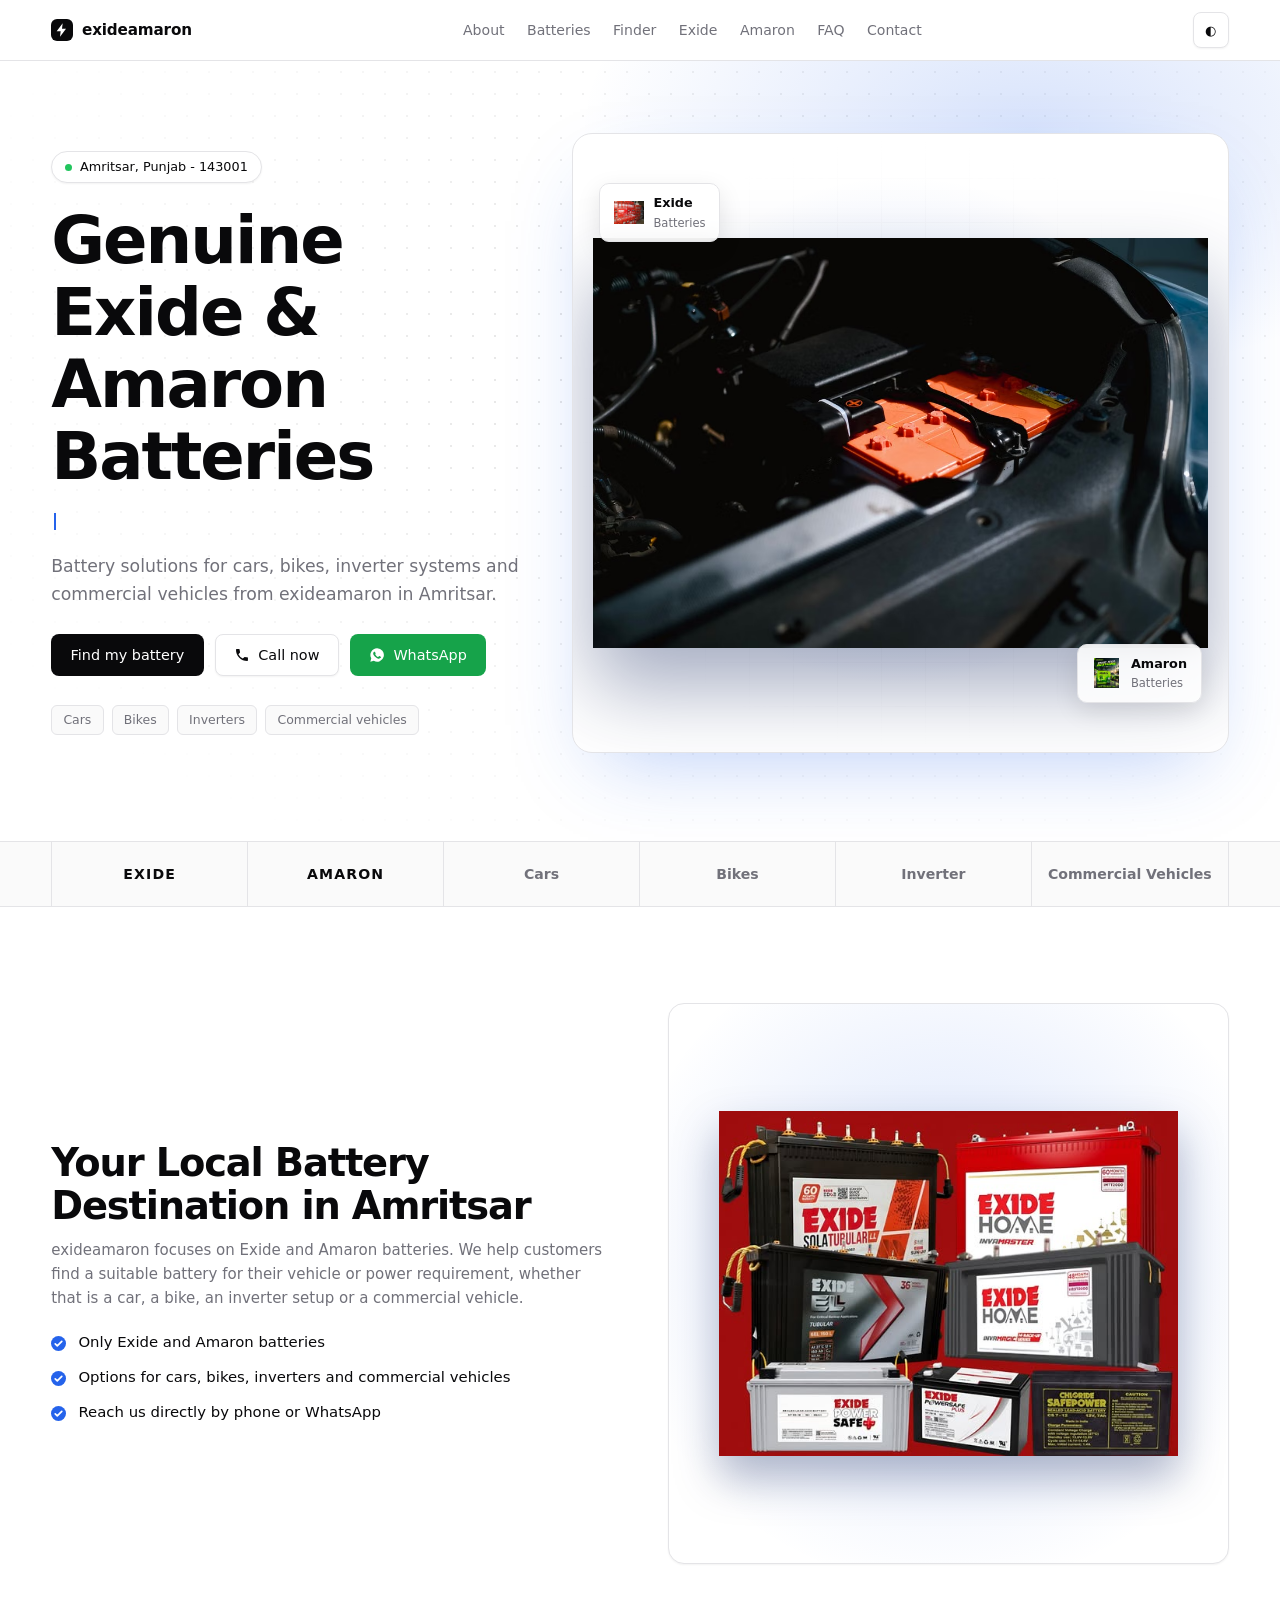
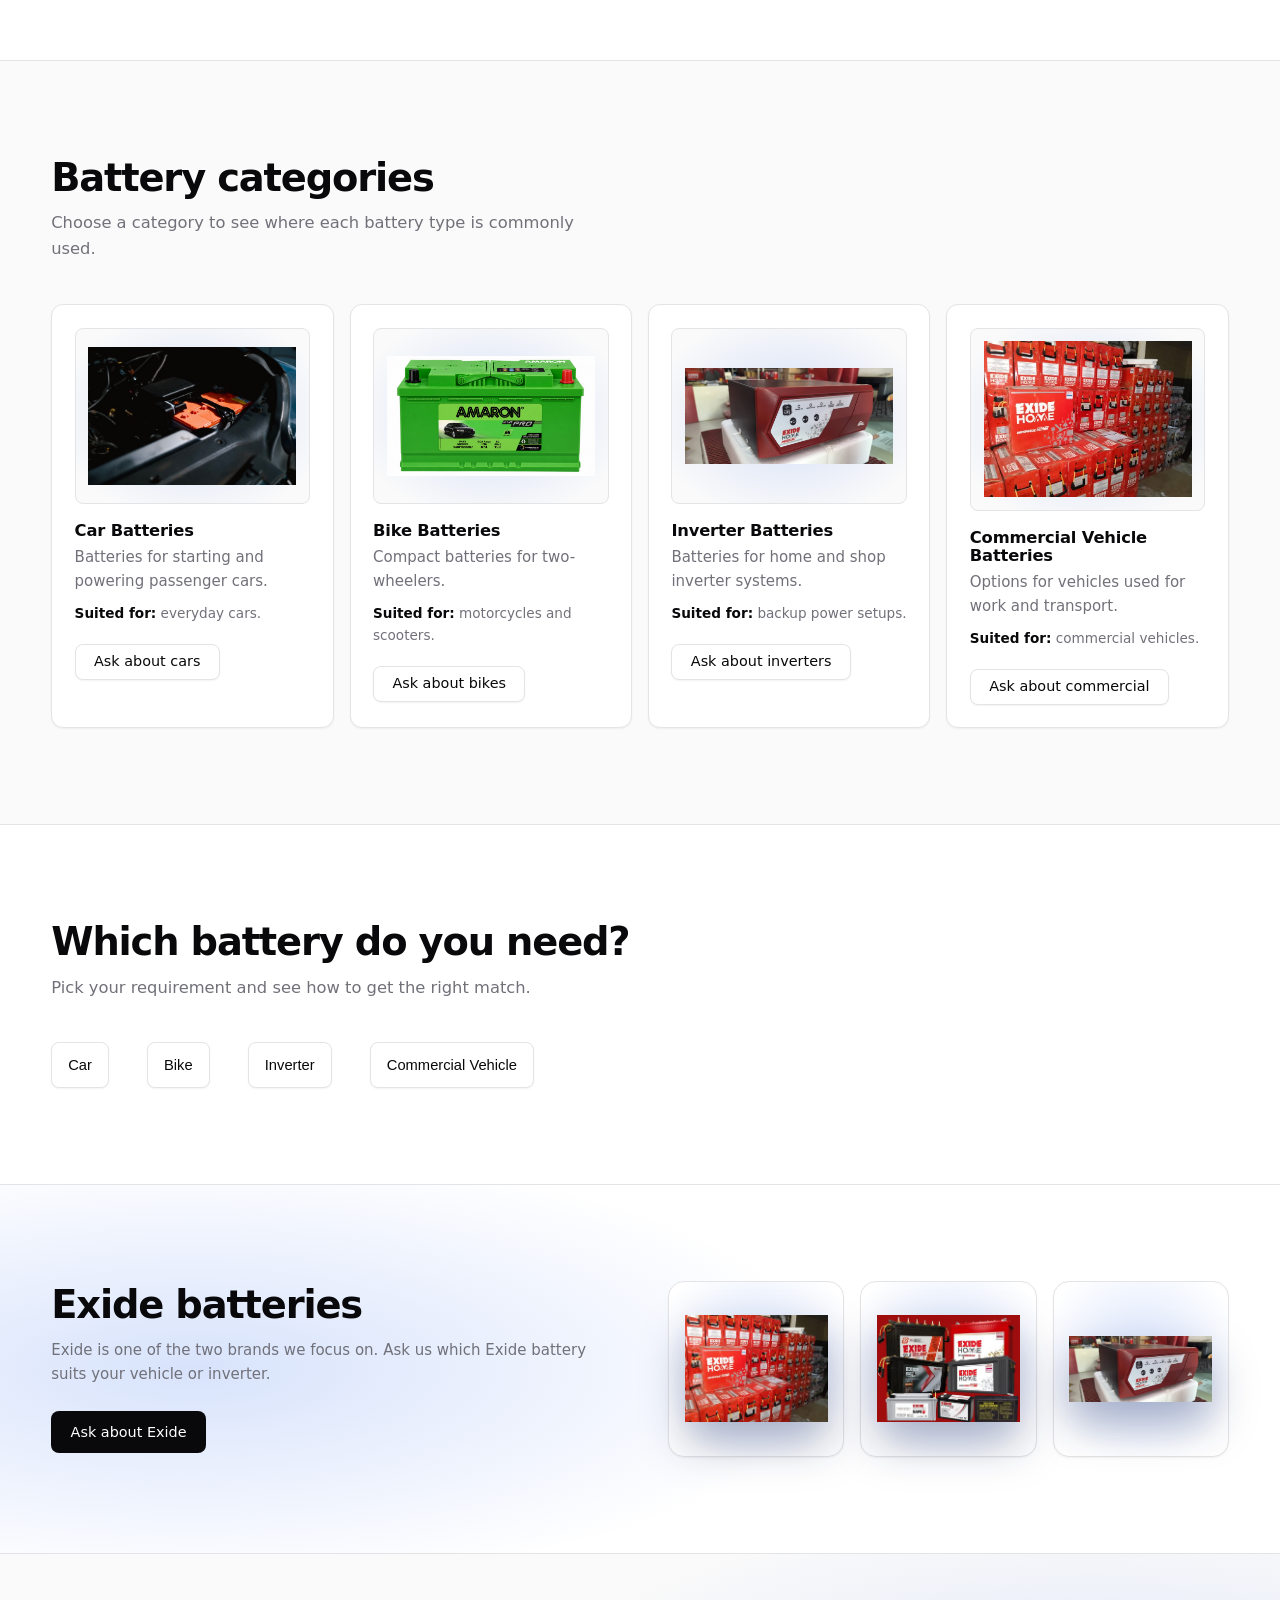
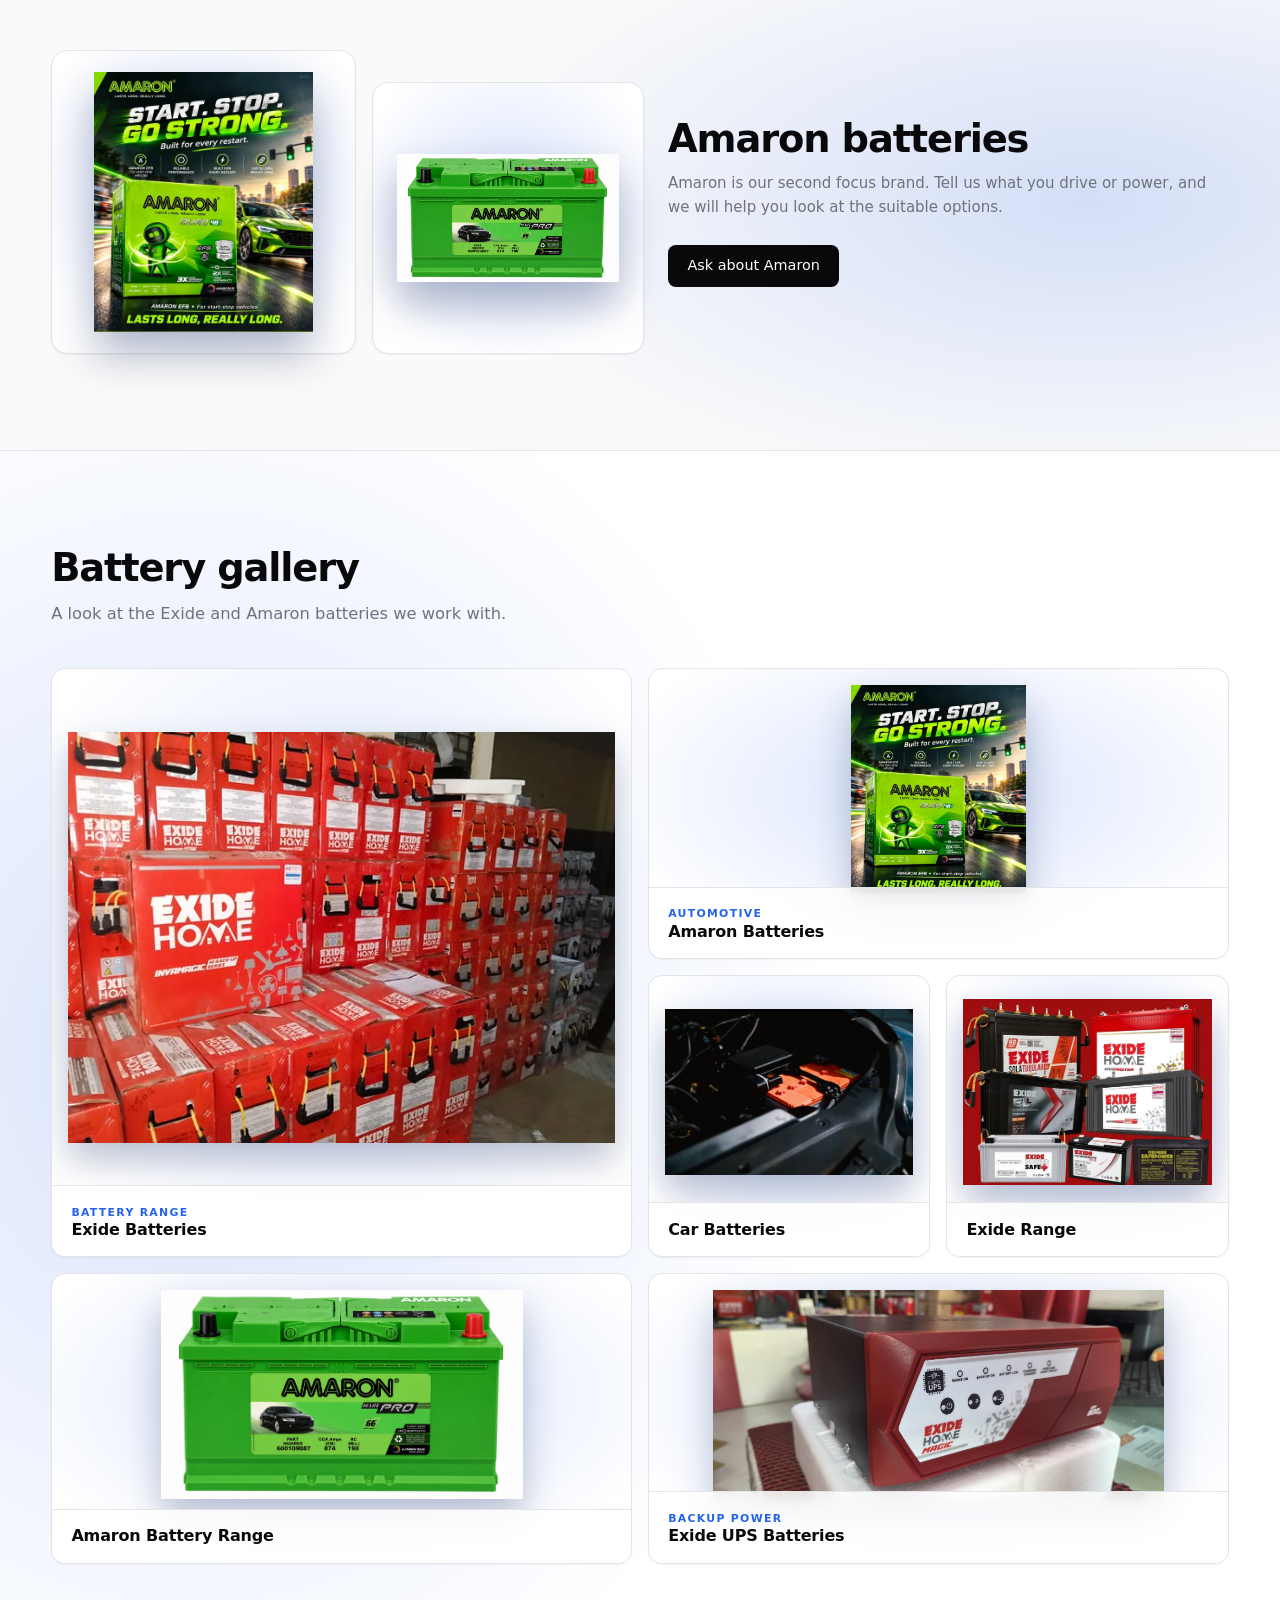
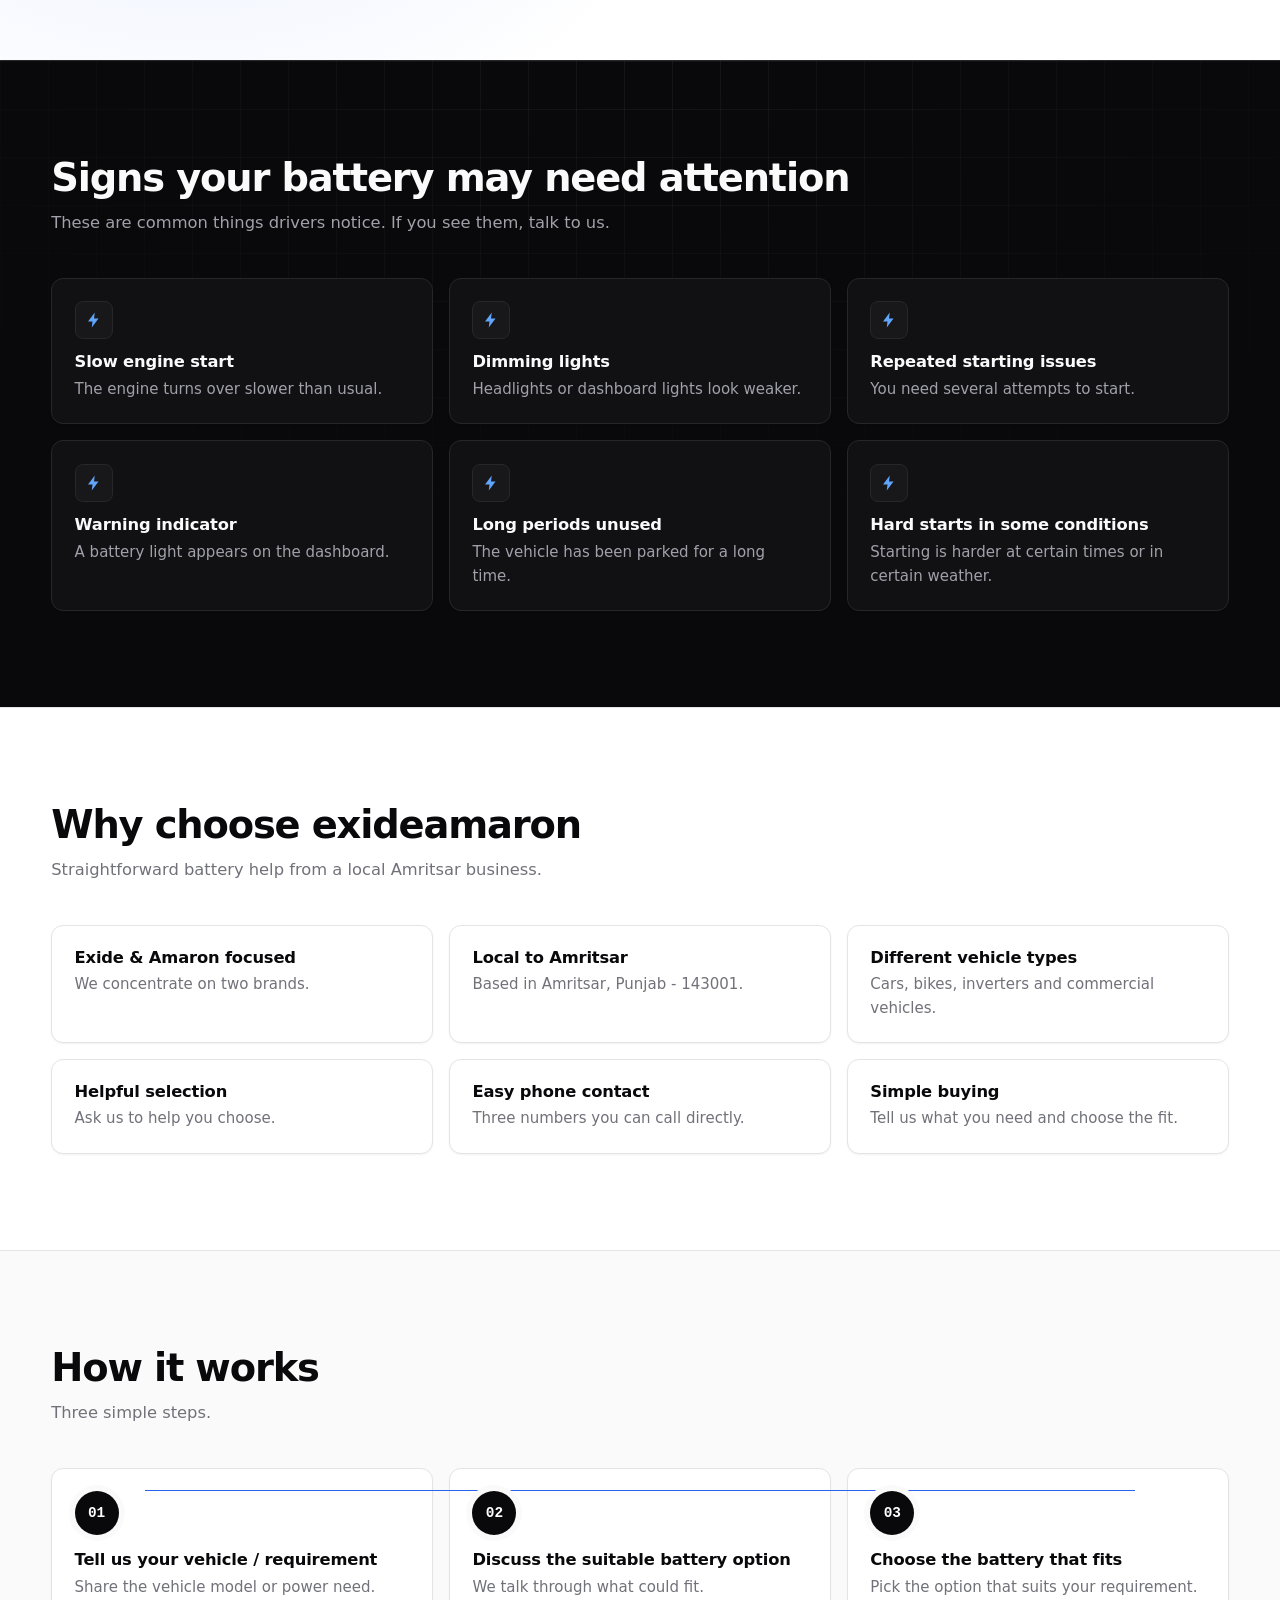
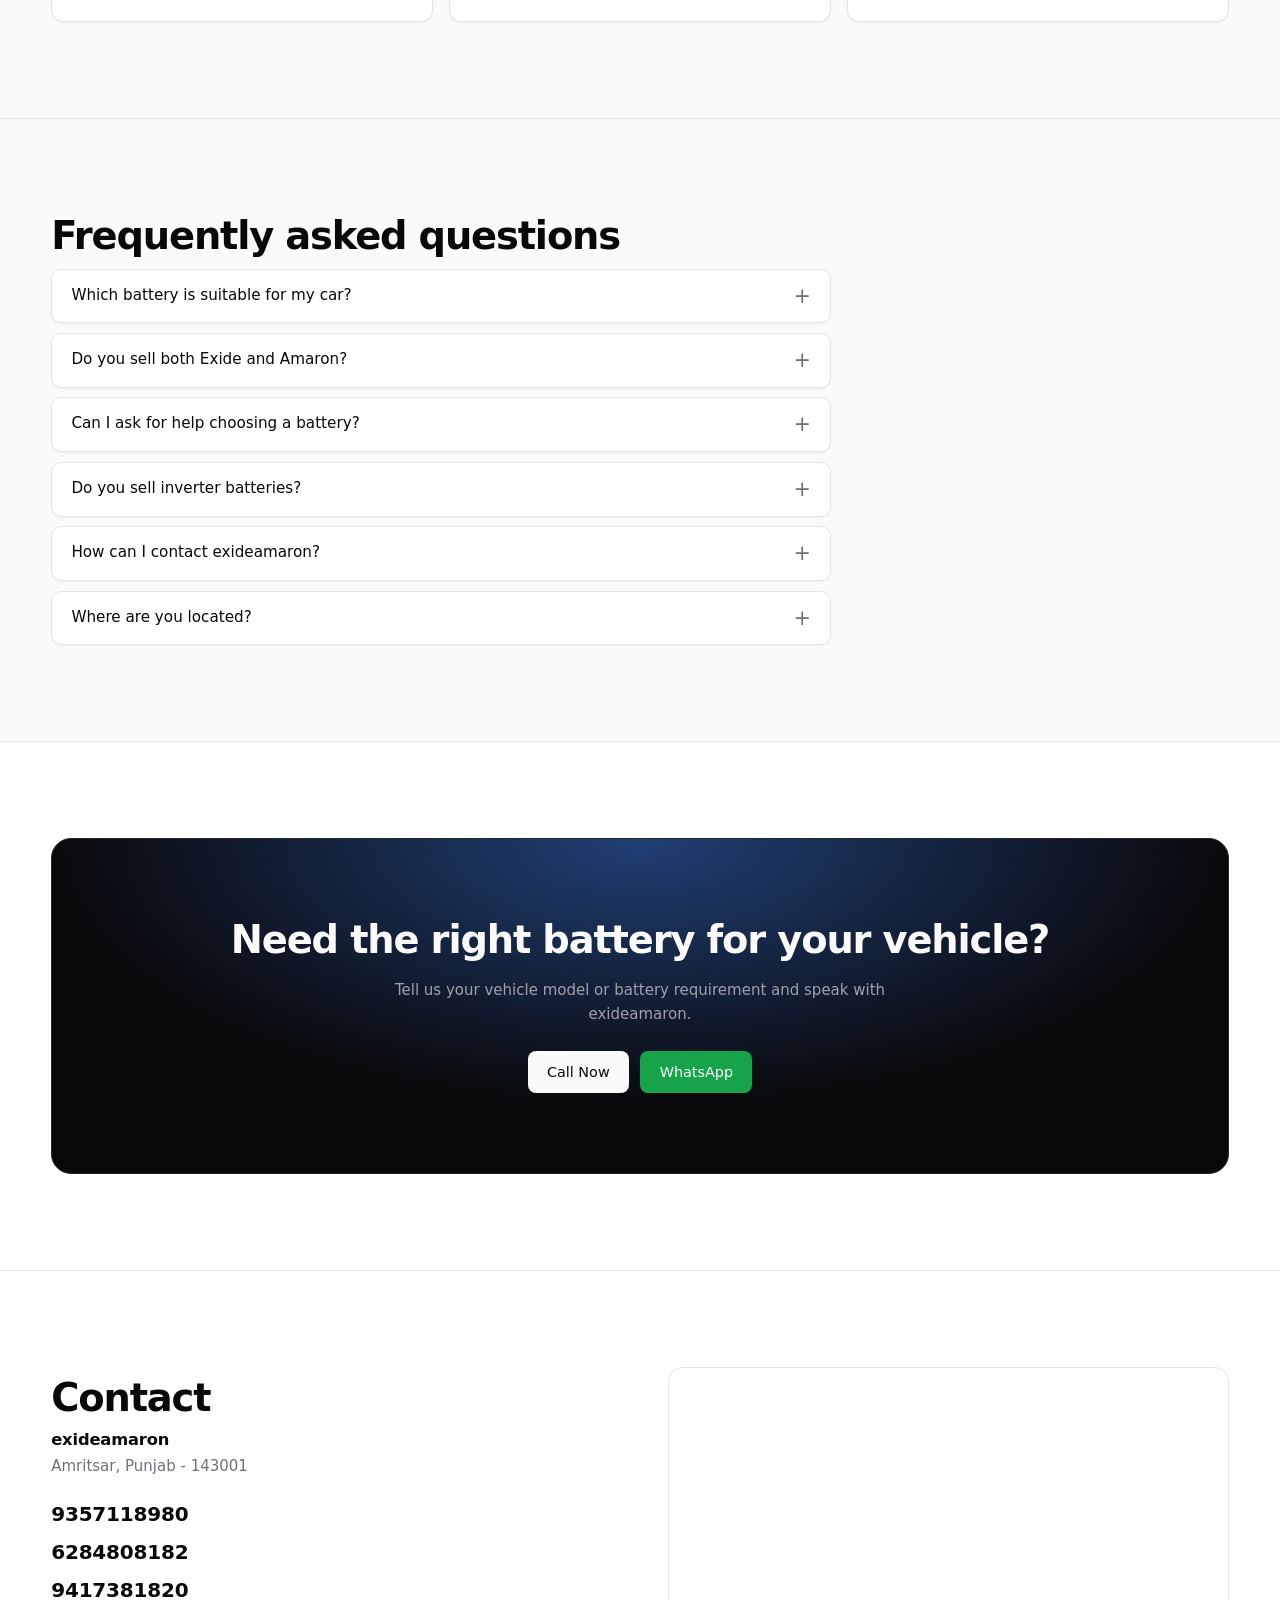
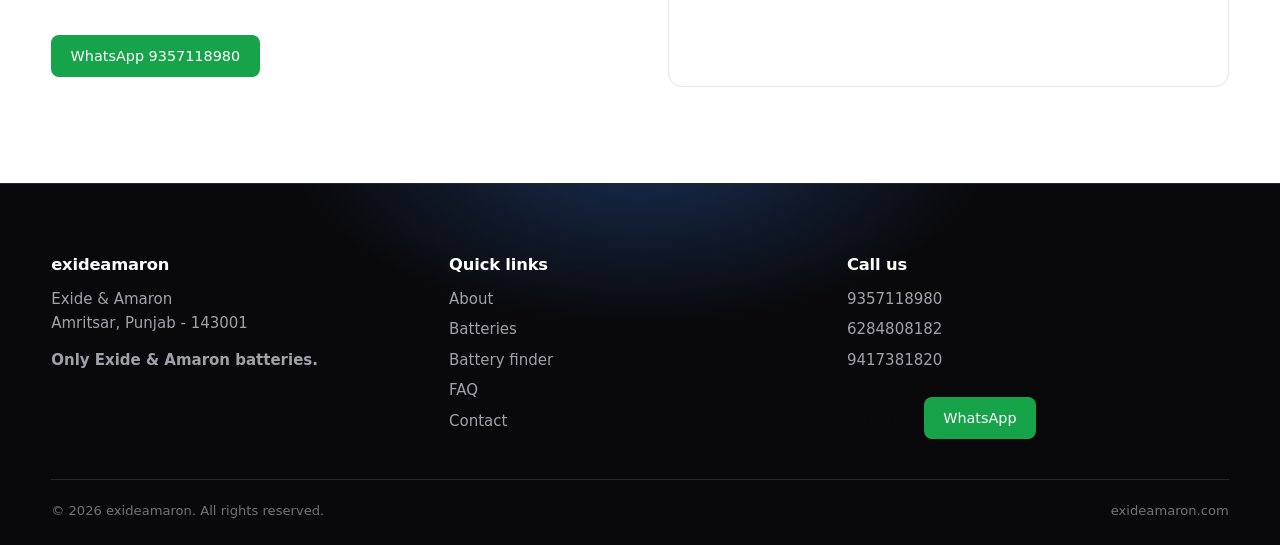
<file: index.html>
<!DOCTYPE html>
<html lang="en" data-theme="light">

<head>
  <meta charset="utf-8">
  <meta name="viewport" content="width=device-width,initial-scale=1">
  <title>exideamaron | Exide & Amaron Batteries in Amritsar</title>
  <meta name="description"
    content="exideamaron, Amritsar: genuine Exide and Amaron batteries for cars, bikes, inverters and commercial vehicles. Call or WhatsApp to find the right battery.">
  <link rel="canonical" href="https://exideamaron.com/">
  <link rel="icon" type="image/svg+xml" href="/favicon.svg">
  <script>try { var t = localStorage.getItem('theme'); if (t) document.documentElement.dataset.theme = t } catch (e) { }</script>
  <style>
    :root {
      --bg: #fff;
      --bg2: #fafafa;
      --card: #fff;
      --tx: #09090b;
      --mu: #71717a;
      --bd: #e4e4e7;
      --pr: #09090b;
      --prt: #fff;
      --bl: #2563eb;
      --sh: 0 1px 2px rgba(0, 0, 0, .05);
      --glow: rgba(37, 99, 235, .18);
      --dot: rgba(0, 0, 0, .13)
    }

    [data-theme=dark] {
      --bg: #09090b;
      --bg2: #0d0d10;
      --card: #111114;
      --tx: #fafafa;
      --mu: #a1a1aa;
      --bd: #27272a;
      --pr: #fafafa;
      --prt: #09090b;
      --bl: #60a5fa;
      --sh: 0 1px 2px rgba(0, 0, 0, .5);
      --glow: rgba(59, 130, 246, .22);
      --dot: rgba(255, 255, 255, .14)
    }

    * {
      box-sizing: border-box;
      margin: 0
    }

    html {
      scroll-behavior: smooth;
      scroll-padding-top: 72px
    }

    body {
      font-family: Inter, ui-sans-serif, system-ui, -apple-system, "Segoe UI", Roboto, sans-serif;
      font-size: 15px;
      background: var(--bg);
      color: var(--tx);
      line-height: 1.6;
      overflow-x: hidden;
      -webkit-font-smoothing: antialiased;
      transition: background .25s, color .25s
    }

    img {
      max-width: 100%;
      display: block
    }

    a {
      color: inherit
    }

    h1,
    h2,
    h3 {
      line-height: 1.1;
      letter-spacing: -.03em;
      font-weight: 650
    }

    h1 {
      font-size: clamp(2.4rem, 5.4vw, 4.1rem);
      font-weight: 700
    }

    h2 {
      font-size: clamp(1.7rem, 3.4vw, 2.4rem);
      margin-bottom: .7rem
    }

    h3 {
      font-size: 1.02rem;
      letter-spacing: -.01em;
      margin-bottom: .35rem
    }

    p {
      color: var(--mu)
    }

    .wrap {
      width: min(1180px, 92%);
      margin: auto
    }

    section {
      position: relative;
      padding: 6rem 0;
      z-index: 1;
      border-top: 1px solid var(--bd)
    }

    .lead {
      max-width: 560px;
      margin-bottom: 2.6rem;
      font-size: 1.02rem
    }

    #fx {
      display: none
    }

    header {
      position: sticky;
      top: 0;
      z-index: 50;
      backdrop-filter: blur(12px);
      background: color-mix(in srgb, var(--bg) 80%, transparent);
      border-bottom: 1px solid var(--bd)
    }

    nav {
      display: flex;
      align-items: center;
      justify-content: space-between;
      height: 60px;
      gap: 1rem
    }

    .logo {
      display: flex;
      gap: .55rem;
      align-items: center;
      font-weight: 700;
      text-decoration: none;
      letter-spacing: -.01em;
      font-size: .95rem
    }

    .logo svg {
      width: 22px;
      height: 22px;
      padding: 3px;
      border-radius: 6px;
      background: var(--pr);
      color: var(--prt)
    }

    .links {
      display: flex;
      gap: 1.4rem;
      list-style: none;
      padding: 0
    }

    .links a {
      text-decoration: none;
      font-size: .88rem;
      font-weight: 500;
      color: var(--mu);
      transition: color .15s
    }

    .links a:hover {
      color: var(--tx)
    }

    .ib {
      width: 36px;
      height: 36px;
      border-radius: 8px;
      border: 1px solid var(--bd);
      background: var(--card);
      color: var(--tx);
      cursor: pointer;
      display: grid;
      place-items: center;
      box-shadow: var(--sh)
    }

    .ib:hover {
      background: var(--bg2)
    }

    #menuBtn {
      display: none
    }

    @media(max-width:900px) {
      #menuBtn {
        display: grid
      }

      .links {
        position: absolute;
        top: 60px;
        left: 0;
        right: 0;
        flex-direction: column;
        gap: 1rem;
        padding: 1.2rem 4%;
        background: var(--bg);
        border-bottom: 1px solid var(--bd);
        display: none
      }

      .links.open {
        display: flex
      }
    }

    .btn {
      display: inline-flex;
      gap: .5rem;
      align-items: center;
      justify-content: center;
      height: 42px;
      padding: 0 1.15rem;
      border-radius: 8px;
      font-weight: 500;
      font-size: .9rem;
      text-decoration: none;
      border: 1px solid transparent;
      cursor: pointer;
      transition: background .15s, transform .15s, border-color .15s
    }

    .btn:hover {
      transform: translateY(-1px)
    }

    .btn:focus-visible,
    a:focus-visible,
    button:focus-visible {
      outline: 2px solid var(--bl);
      outline-offset: 2px
    }

    .b1 {
      background: var(--pr);
      color: var(--prt)
    }

    .b1:hover {
      opacity: .9
    }

    .b2 {
      background: #16a34a;
      color: #fff
    }

    .b2:hover {
      background: #15803d
    }

    .b3 {
      border-color: var(--bd);
      background: var(--card);
      color: var(--tx);
      box-shadow: var(--sh)
    }

    .b3:hover {
      background: var(--bg2)
    }

    .row {
      display: flex;
      flex-wrap: wrap;
      gap: .7rem;
      margin-top: 1.6rem
    }

    .hero {
      padding: 4.5rem 0 5.5rem;
      border-top: 0;
      overflow: hidden
    }

    .hero::before {
      content: "";
      position: absolute;
      inset: 0;
      z-index: -1;
      background: radial-gradient(circle, var(--dot) 1px, transparent 1.3px) 0 0/22px 22px;
      -webkit-mask-image: radial-gradient(70% 70% at 60% 40%, #000, transparent);
      mask-image: radial-gradient(70% 70% at 60% 40%, #000, transparent)
    }

    .hero::after {
      content: "";
      position: absolute;
      z-index: -1;
      width: 900px;
      height: 500px;
      right: -200px;
      top: -180px;
      background: radial-gradient(closest-side, var(--glow), transparent)
    }

    .hg {
      display: grid;
      grid-template-columns: .9fr 1.25fr;
      gap: 3rem;
      align-items: center
    }

    @media(max-width:900px) {
      .hg {
        grid-template-columns: 1fr
      }
    }

    .tag {
      display: inline-flex;
      align-items: center;
      gap: .5rem;
      padding: .3rem .8rem;
      border: 1px solid var(--bd);
      border-radius: 99px;
      background: var(--card);
      font-size: .8rem;
      font-weight: 500;
      margin-bottom: 1.3rem;
      box-shadow: var(--sh)
    }

    .tag::before {
      content: "";
      width: 7px;
      height: 7px;
      border-radius: 50%;
      background: #22c55e
    }

    .hero p {
      font-size: 1.08rem;
      max-width: 480px
    }

    .type {
      font-weight: 600;
      min-height: 1.7em;
      margin-top: 1rem;
      font-size: 1.05rem;
      color: var(--bl)
    }

    .type::after {
      content: "";
      display: inline-block;
      width: 2px;
      height: 1em;
      background: var(--bl);
      margin-left: 3px;
      vertical-align: -2px;
      animation: bk 1s steps(1) infinite
    }

    @keyframes bk {
      50% {
        opacity: 0
      }
    }

    .chips {
      display: flex;
      flex-wrap: wrap;
      gap: .5rem;
      margin-top: 1.8rem
    }

    .chips span {
      padding: .25rem .7rem;
      border: 1px solid var(--bd);
      border-radius: 6px;
      font-size: .78rem;
      font-weight: 500;
      color: var(--mu);
      background: var(--bg2)
    }

    .stage {
      position: relative;
      min-height: clamp(380px, 50vw, 620px);
      border: 1px solid var(--bd);
      border-radius: 20px;
      display: grid;
      place-items: center;
      overflow: hidden;
      perspective: 1100px;
      box-shadow: 0 30px 80px -30px rgba(37, 99, 235, .35);
      background: radial-gradient(55% 55% at 50% 48%, var(--glow), transparent 75%), var(--card)
    }

    .stage::before {
      content: "";
      position: absolute;
      inset: 0;
      background: linear-gradient(var(--bd) 1px, transparent 1px) 0 0/44px 44px, linear-gradient(90deg, var(--bd) 1px, transparent 1px) 0 0/44px 44px;
      opacity: .55;
      -webkit-mask-image: radial-gradient(closest-side, #000, transparent);
      mask-image: radial-gradient(closest-side, #000, transparent)
    }

    .stage img {
      position: relative;
      width: 94%;
      height: 94%;
      max-height: 590px;
      object-fit: contain;
      filter: drop-shadow(0 40px 40px rgba(0, 20, 80, .35));
      transition: transform .2s
    }

    .fc {
      position: absolute;
      display: flex;
      gap: .6rem;
      align-items: center;
      padding: .55rem .85rem;
      border: 1px solid var(--bd);
      border-radius: 10px;
      background: color-mix(in srgb, var(--card) 88%, transparent);
      backdrop-filter: blur(8px);
      font-size: .8rem;
      font-weight: 600;
      box-shadow: 0 8px 24px rgba(0, 0, 0, .1);
      animation: fl 6s ease-in-out infinite alternate
    }

    .fc small {
      display: block;
      color: var(--mu);
      font-weight: 500;
      font-size: .72rem
    }

    .fc img {
      all: unset;
      width: 30px;
      height: 30px;
      object-fit: contain
    }

    .fc1 {
      left: 4%;
      top: 8%
    }

    .fc2 {
      right: 4%;
      bottom: 8%;
      animation-delay: -3s
    }

    @keyframes fl {
      to {
        transform: translateY(-8px)
      }
    }

    @media(max-width:560px) {
      .fc {
        display: none
      }
    }

    .strip {
      border-top: 1px solid var(--bd);
      padding: 0;
      background: var(--bg2)
    }

    .strip ul {
      display: grid;
      grid-template-columns: repeat(auto-fit, minmax(150px, 1fr));
      list-style: none;
      padding: 0;
      border-inline: 1px solid var(--bd)
    }

    .strip li {
      padding: 1.3rem 1rem;
      text-align: center;
      font-weight: 600;
      font-size: .88rem;
      color: var(--mu);
      border-right: 1px solid var(--bd)
    }

    .strip li:nth-child(-n+2) {
      color: var(--tx);
      letter-spacing: .08em
    }

    .strip li:last-child {
      border-right: 0
    }

    .s-cat,
    .s-faq,
    .s-how,
    .s-amaron {
      background: var(--bg2)
    }

    .s-exide::before,
    .s-gal::before {
      content: "";
      position: absolute;
      inset: 0;
      z-index: -1;
      background: radial-gradient(50% 60% at 15% 50%, var(--glow), transparent)
    }

    .s-amaron::before {
      content: "";
      position: absolute;
      inset: 0;
      z-index: -1;
      background: radial-gradient(50% 60% at 85% 50%, var(--glow), transparent)
    }

    .s-signs {
      background: #09090b;
      color: #fafafa;
      border-color: #27272a;
      overflow: hidden
    }

    .s-signs::before {
      content: "";
      position: absolute;
      inset: 0;
      z-index: -1;
      background: linear-gradient(rgba(255, 255, 255, .05) 1px, transparent 1px) 0 0/48px 48px, linear-gradient(90deg, rgba(255, 255, 255, .05) 1px, transparent 1px) 0 0/48px 48px;
      -webkit-mask-image: radial-gradient(70% 80% at 50% 0, #000, transparent);
      mask-image: radial-gradient(70% 80% at 50% 0, #000, transparent)
    }

    .s-signs p {
      color: #a1a1aa
    }

    .s-signs .card {
      background: #111114;
      border-color: #27272a
    }

    .grid {
      display: grid;
      gap: 1rem
    }

    .g3 {
      grid-template-columns: repeat(auto-fit, minmax(min(100%, 300px), 1fr))
    }

    .g4 {
      grid-template-columns: repeat(auto-fit, minmax(min(100%, 250px), 1fr))
    }

    .card {
      background: var(--card);
      border: 1px solid var(--bd);
      border-radius: 12px;
      padding: 1.4rem;
      box-shadow: var(--sh);
      transition: transform .25s, border-color .25s, box-shadow .25s
    }

    .card:hover {
      transform: translateY(-3px);
      border-color: var(--bl);
      box-shadow: 0 12px 30px -12px rgba(37, 99, 235, .3)
    }

    .card .btn {
      height: 36px;
      margin-top: .2rem
    }

    .cimg {
      aspect-ratio: 4/3;
      display: grid;
      place-items: center;
      border: 1px solid var(--bd);
      border-radius: 8px;
      background: radial-gradient(60% 60% at 50% 50%, var(--glow), transparent), var(--bg2);
      margin-bottom: 1.1rem;
      padding: .8rem
    }

    .cimg img {
      max-height: 100%;
      object-fit: contain
    }

    .ico {
      width: 38px;
      height: 38px;
      border-radius: 8px;
      display: grid;
      place-items: center;
      border: 1px solid #27272a;
      background: #18181b;
      color: #60a5fa;
      margin-bottom: .9rem
    }

    .ico svg {
      width: 18px;
      height: 18px
    }

    .use {
      font-size: .85rem;
      margin: .6rem 0 1rem
    }

    .use b {
      color: var(--tx);
      font-weight: 600
    }

    .two {
      display: grid;
      grid-template-columns: 1fr 1fr;
      gap: 3.5rem;
      align-items: center
    }

    @media(max-width:820px) {
      .two {
        grid-template-columns: 1fr;
        gap: 2rem
      }
    }

    .pts {
      list-style: none;
      padding: 0;
      display: grid;
      gap: .7rem;
      margin-top: 1.3rem
    }

    .pts li {
      padding-left: 1.7rem;
      position: relative;
      color: var(--tx);
      font-size: .93rem
    }

    .pts li::before {
      content: "";
      position: absolute;
      left: 0;
      top: .35em;
      width: .95rem;
      height: .95rem;
      border-radius: 50%;
      background: var(--bl) url("data:image/svg+xml,%3Csvg xmlns='http://www.w3.org/2000/svg' viewBox='0 0 16 16'%3E%3Cpath d='M4.5 8.3l2.2 2.2 4.8-4.8' fill='none' stroke='%23fff' stroke-width='1.8' stroke-linecap='round' stroke-linejoin='round'/%3E%3C/svg%3E") center/100%
    }

    .big {
      width: 100%;
      aspect-ratio: 1;
      display: grid;
      place-items: center;
      border-radius: 16px;
      border: 1px solid var(--bd);
      background: radial-gradient(60% 60% at 50% 45%, var(--glow), transparent), var(--card);
      box-shadow: var(--sh)
    }

    .big img {
      width: 82%;
      max-height: 86%;
      object-fit: contain;
      filter: drop-shadow(0 22px 22px rgba(0, 20, 80, .3))
    }

    .pick {
      display: grid;
      grid-template-columns: 1fr 1.4fr;
      gap: 1.2rem
    }

    @media(max-width:820px) {
      .pick {
        grid-template-columns: 1fr
      }
    }

    .sels {
      display: flex;
      flex:1;
      justify-content: space-between;
      gap: .5rem;
      align-content: start
    }

    .sel {
      padding: .85rem 1rem;
      border-radius: 8px;
      border: 1px solid var(--bd);
      background: var(--card);
      color: var(--tx);
      font-weight: 500;
      font-size: .92rem;
      text-align: left;
      cursor: pointer;
      box-shadow: var(--sh);
      transition: .15s;
      display: flex;
    }

    .sel:hover {
      background: var(--bg2)
    }

    .sel:focus-visible {
      outline: 2px solid var(--bl);
      outline-offset: 2px
    }

    .sel[aria-pressed=true] {
      background: var(--pr);
      color: var(--prt);
      border-color: var(--pr)
    }

    #res {
      min-height: 230px
    }

    .gal {
      columns: 3 260px;
      column-gap: 1rem
    }

    .gi {
      break-inside: avoid;
      margin-bottom: 1rem;
      position: relative;
      overflow: hidden;
      border-radius: 12px;
      border: 1px solid var(--bd);
      background: radial-gradient(60% 60% at 50% 50%, var(--glow), transparent), var(--card);
      padding: 1.4rem;
      transition: transform .3s, border-color .3s
    }

    .gi img {
      width: 100%;
      height: auto;
      max-height: 340px;
      object-fit: contain;
      transition: transform .5s
    }

    .gi:hover img {
      transform: scale(1.07)
    }

    .gi:hover {
      border-color: var(--bl);
      transform: perspective(800px) rotateX(2deg) rotateY(-3deg)
    }

    .gi span {
      position: absolute;
      inset: auto 0 0;
      padding: .7rem 1rem;
      background: linear-gradient(transparent, rgba(9, 9, 11, .9));
      color: #fff;
      font-weight: 600;
      font-size: .85rem;
      transform: translateY(100%);
      transition: .3s
    }

    .gi:hover span {
      transform: none
    }

    .steps {
      display: grid;
      grid-template-columns: repeat(3, 1fr);
      gap: 1rem;
      position: relative
    }

    @media(max-width:820px) {
      .steps {
        grid-template-columns: 1fr
      }
    }

    .steps::before {
      content: "";
      position: absolute;
      top: 22px;
      left: 8%;
      right: 8%;
      height: 1px;
      background: var(--bl);
      transform: scaleX(var(--p, 0));
      transform-origin: left;
      transition: transform 1.4s
    }

    @media(max-width:820px) {
      .steps::before {
        display: none
      }
    }

    .steps>div {
      background: var(--card);
      border: 1px solid var(--bd);
      border-radius: 12px;
      padding: 1.4rem;
      box-shadow: var(--sh)
    }

    .num {
      width: 44px;
      height: 44px;
      border-radius: 50%;
      display: grid;
      place-items: center;
      font-size: .9rem;
      font-weight: 600;
      font-family: ui-monospace, Menlo, monospace;
      color: var(--prt);
      background: var(--pr);
      margin-bottom: 1rem;
      position: relative;
      box-shadow: 0 0 0 6px var(--bg2)
    }

    .faq {
      display: grid;
      gap: .6rem;
      max-width: 780px
    }

    .fq {
      border: 1px solid var(--bd);
      border-radius: 10px;
      background: var(--card);
      overflow: hidden;
      box-shadow: var(--sh)
    }

    .fq button {
      width: 100%;
      padding: 1rem 1.2rem;
      background: none;
      border: 0;
      color: var(--tx);
      font-weight: 500;
      font-size: .95rem;
      text-align: left;
      display: flex;
      justify-content: space-between;
      gap: 1rem;
      cursor: pointer;
      font-family: inherit
    }

    .fq button::after {
      content: "+";
      font-size: 1.3rem;
      line-height: 1;
      color: var(--mu);
      transition: transform .3s
    }

    .fq button[aria-expanded=true]::after {
      transform: rotate(45deg)
    }

    .fa {
      max-height: 0;
      overflow: hidden;
      transition: max-height .3s
    }

    .fa p {
      padding: 0 1.2rem 1.1rem
    }

    .cta {
      text-align: center;
      padding: 5rem 1.5rem;
      border-radius: 20px;
      color: #fafafa;
      background: radial-gradient(50% 80% at 50% 0, rgba(59, 130, 246, .45), transparent), #09090b;
      border: 1px solid #27272a;
      position: relative;
      overflow: hidden
    }

    .cta p {
      color: #a1a1aa;
      margin: 1rem auto;
      max-width: 520px
    }

    .cta .row {
      justify-content: center
    }

    .cta .b1 {
      background: #fafafa !important;
      color: #09090b !important
    }

    .map {
      width: 100%;
      height: 320px;
      border: 1px solid var(--bd);
      border-radius: 14px
    }

    .ph a {
      display: block;
      font-size: 1.25rem;
      font-weight: 600;
      text-decoration: none;
      padding: .2rem 0;
      letter-spacing: -.01em
    }

    .ph a:hover {
      color: var(--bl)
    }

    footer {
      position: relative;
      z-index: 1;
      background: #09090b;
      color: #fafafa;
      padding: 4.5rem 0 1.5rem;
      border-top: 1px solid #27272a;
      overflow: hidden
    }

    footer::before {
      content: "";
      position: absolute;
      width: 700px;
      height: 360px;
      left: 50%;
      top: -220px;
      transform: translateX(-50%);
      background: radial-gradient(closest-side, rgba(59, 130, 246, .3), transparent)
    }

    footer .wrap {
      position: relative
    }

    footer p,
    footer a {
      color: #a1a1aa;
      text-decoration: none
    }

    footer a:hover {
      color: #fff
    }

    footer .btn {
      color: #09090b
    }

    footer .b2 {
      color: #fff
    }

    footer h3 {
      color: #fff;
      margin-bottom: .8rem
    }

    footer li {
      list-style: none;
      margin: .4rem 0
    }

    footer ul {
      padding: 0
    }

    .fb {
      border-top: 1px solid #27272a;
      margin-top: 2.5rem;
      padding-top: 1.2rem;
      font-size: .82rem;
      display: flex;
      flex-wrap: wrap;
      justify-content: space-between;
      gap: .5rem;
      color: #71717a
    }

    .rv {
      opacity: 0;
      transition: opacity .7s, transform .7s cubic-bezier(.2, .7, .2, 1);
      transition-delay: var(--d, 0s)
    }

    .js .rv {
      transform: translateY(18px)
    }

    .js .rv.l {
      transform: translateX(-24px)
    }

    .js .rv.r {
      transform: translateX(24px)
    }

    .js .rv.s {
      transform: scale(.97)
    }

    .rv.in {
      opacity: 1 !important;
      transform: none !important
    }

    .no-js .rv {
      opacity: 1
    }

    .bento {
      display: grid;
      grid-template-columns: repeat(2, 1fr);
      gap: 1rem
    }

    .bc {
      position: relative;
      overflow: hidden;
      aspect-ratio: 1;
      border: 1px solid var(--bd);
      border-radius: 14px;
      background: radial-gradient(60% 60% at 50% 42%, var(--glow), transparent), var(--card);
      box-shadow: var(--sh);
      transition: transform .35s, border-color .35s, box-shadow .35s
    }

    .bc.big {
      grid-column: span 2
    }

    .bc.wide {
      grid-column: span 2;
      aspect-ratio: 2/1
    }

    .bc img {
      position: absolute;
      left: 1rem;
      right: 1rem;
      top: 1rem;
      width: calc(100% - 2rem);
      height: calc(100% - 5rem);
      object-fit: contain;
      transition: transform .5s;
      filter: drop-shadow(0 18px 18px rgba(0, 20, 80, .25))
    }

    .bc:hover {
      border-color: var(--bl);
      box-shadow: 0 0 0 1px var(--bl), 0 20px 40px -18px rgba(37, 99, 235, .5);
      transform: perspective(900px) rotateX(2deg) rotateY(-3deg)
    }

    .bc:hover img {
      transform: scale(1.07)
    }

    .cap {
      position: absolute;
      left: 0;
      right: 0;
      bottom: 0;
      padding: 1.1rem 1.2rem;
      border-top: 1px solid var(--bd);
      background: color-mix(in srgb, var(--card) 85%, transparent);
      backdrop-filter: blur(8px)
    }

    .cap small {
      display: block;
      font-size: .68rem;
      font-weight: 600;
      letter-spacing: .12em;
      text-transform: uppercase;
      color: var(--bl)
    }

    .cap h3 {
      margin: 0;
      font-size: 1rem
    }

    @media(min-width:768px) {
      .bento {
        grid-template-columns: repeat(4, 1fr)
      }

      .bc.big {
        grid-row: span 2;
        aspect-ratio: auto
      }
    }

    @media(prefers-reduced-motion:reduce) {
      * {
        animation: none !important;
        transition: none !important;
        scroll-behavior: auto
      }

      .rv {
        opacity: 1 !important;
        transform: none !important
      }
    }
  </style>
</head>

<body class="no-js">
  <svg width="0" height="0" style="position:absolute">
    <symbol id="bolt" viewBox="0 0 24 24">
      <path fill="currentColor" d="M13 2 4 14h6l-1 8 9-12h-6z" />
    </symbol>
    <symbol id="ph" viewBox="0 0 24 24">
      <path fill="currentColor"
        d="M6.6 10.8a15 15 0 0 0 6.6 6.6l2.2-2.2a1 1 0 0 1 1-.25 11 11 0 0 0 3.5.55 1 1 0 0 1 1 1V20a1 1 0 0 1-1 1A17 17 0 0 1 3 4a1 1 0 0 1 1-1h3.5a1 1 0 0 1 1 1c0 1.2.2 2.4.55 3.5a1 1 0 0 1-.25 1z" />
    </symbol>
    <symbol id="wa" viewBox="0 0 24 24">
      <path fill="currentColor"
        d="M12 2a10 10 0 0 0-8.6 15L2 22l5.2-1.4A10 10 0 1 0 12 2zm5.2 14.2c-.2.6-1.3 1.2-1.8 1.2-.5.1-1 .2-3.3-.7-2.8-1.2-4.6-4-4.7-4.2-.1-.2-1.100-1.500-1.100-2.800s.7-2 1-2.300c.2-.3.500-.3.700-.3h.5c.2 0 .4 0 .6.500l.8 2c.1.200.1.400 0 .5l-.4.600c-.1.200-.3.300-.1.600.2.300.8 1.300 1.700 2.100 1.100 1 2.100 1.300 2.400 1.500.3.100.5.100.6-.1l.9-1.100c.2-.3.400-.2.600-.1l1.900.9c.3.100.5.200.5.400.1.200.1.800-.1 1.400z" />
    </symbol>
  </svg>

  <div id="fx" aria-hidden="true">
    <div class="beam"></div>
    <div class="orb o1" data-m="30"></div>
    <div class="orb o2" data-m="-22"></div>
    <div class="orb o3" data-m="45"></div>
  </div>

  <header>
    <div class="wrap">
      <nav aria-label="Main navigation">
        <a class="logo" href="#home"><svg aria-hidden="true">
            <use href="#bolt" />
          </svg>exideamaron</a>
        <ul class="links" id="links">
          <li><a href="about.html">About</a></li>
          <li><a href="#categories">Batteries</a></li>
          <li><a href="#finder">Finder</a></li>
          <li><a href="#exide">Exide</a></li>
          <li><a href="#amaron">Amaron</a></li>
          <li><a href="#faq">FAQ</a></li>
          <li><a href="#contact">Contact</a></li>
        </ul>
        <div style="display:flex;gap:.5rem"><button class="ib" id="themeBtn"
            aria-label="Switch between light and dark theme">◐</button><button class="ib" id="menuBtn"
            aria-label="Open menu" aria-expanded="false" aria-controls="links">☰</button></div>
      </nav>
    </div>
  </header>

  <main>
    <section class="hero" id="home">
      <div class="wrap hg">
        <div class="rv l"><span class="tag">Amritsar, Punjab - 143001</span>
          <h1>Genuine Exide &amp; Amaron Batteries</h1>
          <div class="type" id="typed" aria-live="off">Car batteries</div>
          <p style="margin-top:1rem">Battery solutions for cars, bikes, inverter systems and commercial vehicles from
            exideamaron in Amritsar.</p>
          <div class="row"><a class="btn b1" href="#finder">Find my battery</a><a class="btn b3"
              href="tel:9357118980"><svg width="16" height="16" aria-hidden="true">
                <use href="#ph" />
              </svg>Call now</a><a class="btn b2" href="https://wa.me/919357118980" target="_blank" rel="noopener"><svg
                width="16" height="16" aria-hidden="true">
                <use href="#wa" />
              </svg>WhatsApp</a></div>
          <div class="chips"><span>Cars</span><span>Bikes</span><span>Inverters</span><span>Commercial vehicles</span>
          </div>
        </div>
        <div class="stage rv r" id="stage"><img src="assets/images/car-battery.png"
            alt="Car battery available at exideamaron">
          <div class="fc fc1"><img src="assets/images/exide.png" alt="">
            <div>Exide<small>Batteries</small></div>
          </div>
          <div class="fc fc2"><img src="assets/images/amaron.png" alt="">
            <div>Amaron<small>Batteries</small></div>
          </div>
        </div>
      </div>
    </section>

    <div class="strip">
      <ul class="wrap" aria-label="What we offer">
        <li>EXIDE</li>
        <li>AMARON</li>
        <li>Cars</li>
        <li>Bikes</li>
        <li>Inverter</li>
        <li>Commercial Vehicles</li>
      </ul>
    </div>

    <section class="s-about" id="about">
      <div class="wrap two">
        <div class="rv l">
          <h2>Your Local Battery Destination in Amritsar</h2>
          <p>exideamaron focuses on Exide and Amaron batteries. We help customers find a suitable battery for their
            vehicle or power requirement, whether that is a car, a bike, an inverter setup or a commercial vehicle.</p>
          <ul class="pts">
            <li>Only Exide and Amaron batteries</li>
            <li>Options for cars, bikes, inverters and commercial vehicles</li>
            <li>Reach us directly by phone or WhatsApp</li>
          </ul>
        </div>
        <div class="big rv r"><img src="assets/images/exide2.png" alt="Exide battery sold by exideamaron" loading="lazy">
        </div>
      </div>
    </section>

    <section class="s-cat" id="categories">
      <div class="wrap">
        <h2 class="rv">Battery categories</h2>
        <p class="lead rv">Choose a category to see where each battery type is commonly used.</p>
        <div class="grid g4">
          <article class="card rv s">
            <div class="cimg"><img src="assets/images/car-battery.png" alt="Car battery" loading="lazy"></div>
            <h3>Car Batteries</h3>
            <p>Batteries for starting and powering passenger cars.</p>
            <p class="use"><b>Suited for:</b> everyday cars.</p><a class="btn b3" href="#finder" data-pick="Car">Ask
              about cars</a>
          </article>
          <article class="card rv s" style="--d:.1s">
            <div class="cimg"><img src="assets/images/amaron2.png" alt="Amaron battery for bikes and two-wheelers"
                loading="lazy"></div>
            <h3>Bike Batteries</h3>
            <p>Compact batteries for two-wheelers.</p>
            <p class="use"><b>Suited for:</b> motorcycles and scooters.</p><a class="btn b3" href="#finder"
              data-pick="Bike">Ask about bikes</a>
          </article>
          <article class="card rv s" style="--d:.2s">
            <div class="cimg"><img src="assets/images/exide_Ups.png" alt="Exide inverter battery" loading="lazy"></div>
            <h3>Inverter Batteries</h3>
            <p>Batteries for home and shop inverter systems.</p>
            <p class="use"><b>Suited for:</b> backup power setups.</p><a class="btn b3" href="#finder"
              data-pick="Inverter">Ask about inverters</a>
          </article>
          <article class="card rv s" style="--d:.3s">
            <div class="cimg"><img src="assets/images/exide.png" alt="Exide battery for commercial vehicles"
                loading="lazy"></div>
            <h3>Commercial Vehicle Batteries</h3>
            <p>Options for vehicles used for work and transport.</p>
            <p class="use"><b>Suited for:</b> commercial vehicles.</p><a class="btn b3" href="#finder"
              data-pick="Commercial Vehicle">Ask about commercial</a>
          </article>
        </div>
      </div>
    </section>

    <section id="finder">
      <div class="wrap">
        <h2 class="rv">Which battery do you need?</h2>
        <p class="lead rv">Pick your requirement and see how to get the right match.</p>
        <div class="pick">
          <div class="sels rv l" role="group" aria-label="Vehicle or requirement">
            <button class="sel" aria-pressed="false" data-k="Car">Car</button><button class="sel" aria-pressed="false"
              data-k="Bike">Bike</button><button class="sel" aria-pressed="false"
              data-k="Inverter">Inverter</button><button class="sel" aria-pressed="false"
              data-k="Commercial Vehicle">Commercial Vehicle</button>
          </div>
        </div>
      </div>
    </section>

    <section class="s-exide" id="exide">
      <div class="wrap two">
        <div class="rv l">
          <h2>Exide batteries</h2>
          <p>Exide is one of the two brands we focus on. Ask us which Exide battery suits your vehicle or inverter.</p>
          <div class="row"><a class="btn b1" href="tel:9357118980">Ask about Exide</a></div>
        </div>
        <div class="grid g3 rv r" style="grid-template-columns:repeat(auto-fit,minmax(150px,1fr))">
          <div class="big"><img src="assets/images/exide.png" alt="Exide battery" loading="lazy"></div>
          <div class="big"><img src="assets/images/exide2.png" alt="Exide car battery" loading="lazy"></div>
          <div class="big"><img src="assets/images/exide_Ups.png" alt="Exide UPS inverter battery" loading="lazy"></div>
        </div>
      </div>
    </section>

    <section class="s-amaron" id="amaron">
      <div class="wrap two">
        <div class="grid rv l" style="grid-template-columns:1fr 1fr">
          <div class="big"><img src="assets/images/amaron.png" alt="Amaron battery" loading="lazy"></div>
          <div class="big" style="margin-top:2rem"><img src="assets/images/amaron2.png"
              alt="Amaron battery for vehicles" loading="lazy"></div>
        </div>
        <div class="rv r">
          <h2>Amaron batteries</h2>
          <p>Amaron is our second focus brand. Tell us what you drive or power, and we will help you look at the
            suitable options.</p>
          <div class="row"><a class="btn b1" href="tel:6284808182">Ask about Amaron</a></div>
        </div>
      </div>
    </section>

    <section class="s-gal" id="gallery">
      <div class="wrap">
        <h2 class="rv">Battery gallery</h2>
        <p class="lead rv">A look at the Exide and Amaron batteries we work with.</p>
        <div class="bento">
          <div class="bc rv s big" style="--d:0s"><img src="assets/images/exide.png" alt="Exide battery" loading="lazy">
            <div class="cap"><small>Battery Range</small>
              <h3>Exide Batteries</h3>
            </div>
          </div>
          <div class="bc rv s wide" style="--d:0.1s"><img src="assets/images/amaron.png" alt="Amaron battery"
              loading="lazy">
            <div class="cap"><small>Automotive</small>
              <h3>Amaron Batteries</h3>
            </div>
          </div>
          <div class="bc rv s " style="--d:0.2s"><img src="assets/images/car-battery.png" alt="Car battery"
              loading="lazy">
            <div class="cap">
              <h3>Car Batteries</h3>
            </div>
          </div>
          <div class="bc rv s " style="--d:0.3s"><img src="assets/images/exide2.png" alt="Exide battery range"
              loading="lazy">
            <div class="cap">
              <h3>Exide Range</h3>
            </div>
          </div>
          <div class="bc rv s wide" style="--d:0.4s"><img src="assets/images/amaron2.png" alt="Amaron battery range"
              loading="lazy">
            <div class="cap">
              <h3>Amaron Battery Range</h3>
            </div>
          </div>
          <div class="bc rv s wide" style="--d:0.5s"><img src="assets/images/exide_Ups.png" alt="Exide UPS battery"
              loading="lazy">
            <div class="cap"><small>Backup Power</small>
              <h3>Exide UPS Batteries</h3>
            </div>
          </div>
        </div>
      </div>
    </section>

    <section class="s-signs" id="signs">
      <div class="wrap">
        <h2 class="rv">Signs your battery may need attention</h2>
        <p class="lead rv">These are common things drivers notice. If you see them, talk to us.</p>
        <div class="grid g3">
          <div class="card rv">
            <div class="ico"><svg aria-hidden="true">
                <use href="#bolt" />
              </svg></div>
            <h3>Slow engine start</h3>
            <p>The engine turns over slower than usual.</p>
          </div>
          <div class="card rv" style="--d:.08s">
            <div class="ico"><svg aria-hidden="true">
                <use href="#bolt" />
              </svg></div>
            <h3>Dimming lights</h3>
            <p>Headlights or dashboard lights look weaker.</p>
          </div>
          <div class="card rv" style="--d:.16s">
            <div class="ico"><svg aria-hidden="true">
                <use href="#bolt" />
              </svg></div>
            <h3>Repeated starting issues</h3>
            <p>You need several attempts to start.</p>
          </div>
          <div class="card rv">
            <div class="ico"><svg aria-hidden="true">
                <use href="#bolt" />
              </svg></div>
            <h3>Warning indicator</h3>
            <p>A battery light appears on the dashboard.</p>
          </div>
          <div class="card rv" style="--d:.08s">
            <div class="ico"><svg aria-hidden="true">
                <use href="#bolt" />
              </svg></div>
            <h3>Long periods unused</h3>
            <p>The vehicle has been parked for a long time.</p>
          </div>
          <div class="card rv" style="--d:.16s">
            <div class="ico"><svg aria-hidden="true">
                <use href="#bolt" />
              </svg></div>
            <h3>Hard starts in some conditions</h3>
            <p>Starting is harder at certain times or in certain weather.</p>
          </div>
        </div>
      </div>
    </section>

    <section id="why">
      <div class="wrap">
        <h2 class="rv">Why choose exideamaron</h2>
        <p class="lead rv">Straightforward battery help from a local Amritsar business.</p>
        <div class="grid g3">
          <div class="card rv">
            <h3>Exide &amp; Amaron focused</h3>
            <p>We concentrate on two brands.</p>
          </div>
          <div class="card rv" style="--d:.08s">
            <h3>Local to Amritsar</h3>
            <p>Based in Amritsar, Punjab - 143001.</p>
          </div>
          <div class="card rv" style="--d:.16s">
            <h3>Different vehicle types</h3>
            <p>Cars, bikes, inverters and commercial vehicles.</p>
          </div>
          <div class="card rv">
            <h3>Helpful selection</h3>
            <p>Ask us to help you choose.</p>
          </div>
          <div class="card rv" style="--d:.08s">
            <h3>Easy phone contact</h3>
            <p>Three numbers you can call directly.</p>
          </div>
          <div class="card rv" style="--d:.16s">
            <h3>Simple buying</h3>
            <p>Tell us what you need and choose the fit.</p>
          </div>
        </div>
      </div>
    </section>

    <section class="s-how" id="how">
      <div class="wrap">
        <h2 class="rv">How it works</h2>
        <p class="lead rv">Three simple steps.</p>
        <div class="steps" id="steps">
          <div class="rv">
            <div class="num">01</div>
            <h3>Tell us your vehicle / requirement</h3>
            <p>Share the vehicle model or power need.</p>
          </div>
          <div class="rv" style="--d:.15s">
            <div class="num">02</div>
            <h3>Discuss the suitable battery option</h3>
            <p>We talk through what could fit.</p>
          </div>
          <div class="rv" style="--d:.3s">
            <div class="num">03</div>
            <h3>Choose the battery that fits</h3>
            <p>Pick the option that suits your requirement.</p>
          </div>
        </div>
      </div>
    </section>

    <section class="s-faq" id="faq">
      <div class="wrap">
        <h2 class="rv">Frequently asked questions</h2>
        <div class="faq rv" id="faqList">
          <div class="fq"><button aria-expanded="false">Which battery is suitable for my car?</button>
            <div class="fa">
              <p>Tell us your car model and current battery details, and we will help you identify a suitable option.
              </p>
            </div>
          </div>
          <div class="fq"><button aria-expanded="false">Do you sell both Exide and Amaron?</button>
            <div class="fa">
              <p>Yes. exideamaron focuses on Exide and Amaron batteries.</p>
            </div>
          </div>
          <div class="fq"><button aria-expanded="false">Can I ask for help choosing a battery?</button>
            <div class="fa">
              <p>Yes. Call or WhatsApp us with your requirement.</p>
            </div>
          </div>
          <div class="fq"><button aria-expanded="false">Do you sell inverter batteries?</button>
            <div class="fa">
              <p>Yes, inverter batteries are one of our categories. Contact us for the options.</p>
            </div>
          </div>
          <div class="fq"><button aria-expanded="false">How can I contact exideamaron?</button>
            <div class="fa">
              <p>Call 9357118980, 6284808182 or 9417381820, or message us on WhatsApp at 9357118980.</p>
            </div>
          </div>
          <div class="fq"><button aria-expanded="false">Where are you located?</button>
            <div class="fa">
              <p>We are in Amritsar, Punjab - 143001.</p>
            </div>
          </div>
        </div>
      </div>
    </section>

    <section>
      <div class="wrap">
        <div class="cta rv s">
          <h2>Need the right battery for your vehicle?</h2>
          <p>Tell us your vehicle model or battery requirement and speak with exideamaron.</p>
          <div class="row"><a class="btn b1" style="background:#fff;color:#0a2a73" href="tel:9357118980">Call Now</a><a
              class="btn b2" href="https://wa.me/919357118980" target="_blank" rel="noopener">WhatsApp</a></div>
        </div>
      </div>
    </section>

    <section id="contact">
      <div class="wrap two">
        <div class="rv l">
          <h2>Contact</h2>
          <h3>exideamaron</h3>
          <p>Amritsar, Punjab - 143001</p>
          <div class="ph" style="margin-top:1rem"><a href="tel:9357118980">9357118980</a><a
              href="tel:6284808182">6284808182</a><a href="tel:9417381820">9417381820</a></div>
          <div class="row"><a class="btn b2" href="https://wa.me/919357118980" target="_blank" rel="noopener">WhatsApp
              9357118980</a></div>
        </div>
        <iframe class="map rv r" title="Map of Amritsar, Punjab" loading="lazy"
          src="https://www.google.com/maps?q=Amritsar,Punjab+143001&output=embed"></iframe>
      </div>
    </section>
  </main>

  <footer>
    <div class="wrap">
      <div class="grid g3">
        <div>
          <h3>exideamaron</h3>
          <p>Exide &amp; Amaron<br>Amritsar, Punjab - 143001</p>
          <p style="margin-top:.8rem"><b>Only Exide &amp; Amaron batteries.</b></p>
        </div>
        <div>
          <h3>Quick links</h3>
          <ul>
            <li><a href="about.html">About</a></li>
            <li><a href="#categories">Batteries</a></li>
            <li><a href="#finder">Battery finder</a></li>
            <li><a href="#faq">FAQ</a></li>
            <li><a href="#contact">Contact</a></li>
          </ul>
        </div>
        <div>
          <h3>Call us</h3>
          <ul>
            <li><a href="tel:9357118980">9357118980</a></li>
            <li><a href="tel:6284808182">6284808182</a></li>
            <li><a href="tel:9417381820">9417381820</a></li>
          </ul>
          <div class="row"><a class="btn b1" href="tel:9357118980">Call</a><a class="btn b2"
              href="https://wa.me/919357118980" target="_blank" rel="noopener">WhatsApp</a></div>
        </div>
      </div>
      <div class="fb"><span>© <span id="yr">2026</span> exideamaron. All rights
          reserved.</span><span>exideamaron.com</span></div>
    </div>
  </footer>
  <script src="js/main.js"></script>
</body>

</html>
</file>
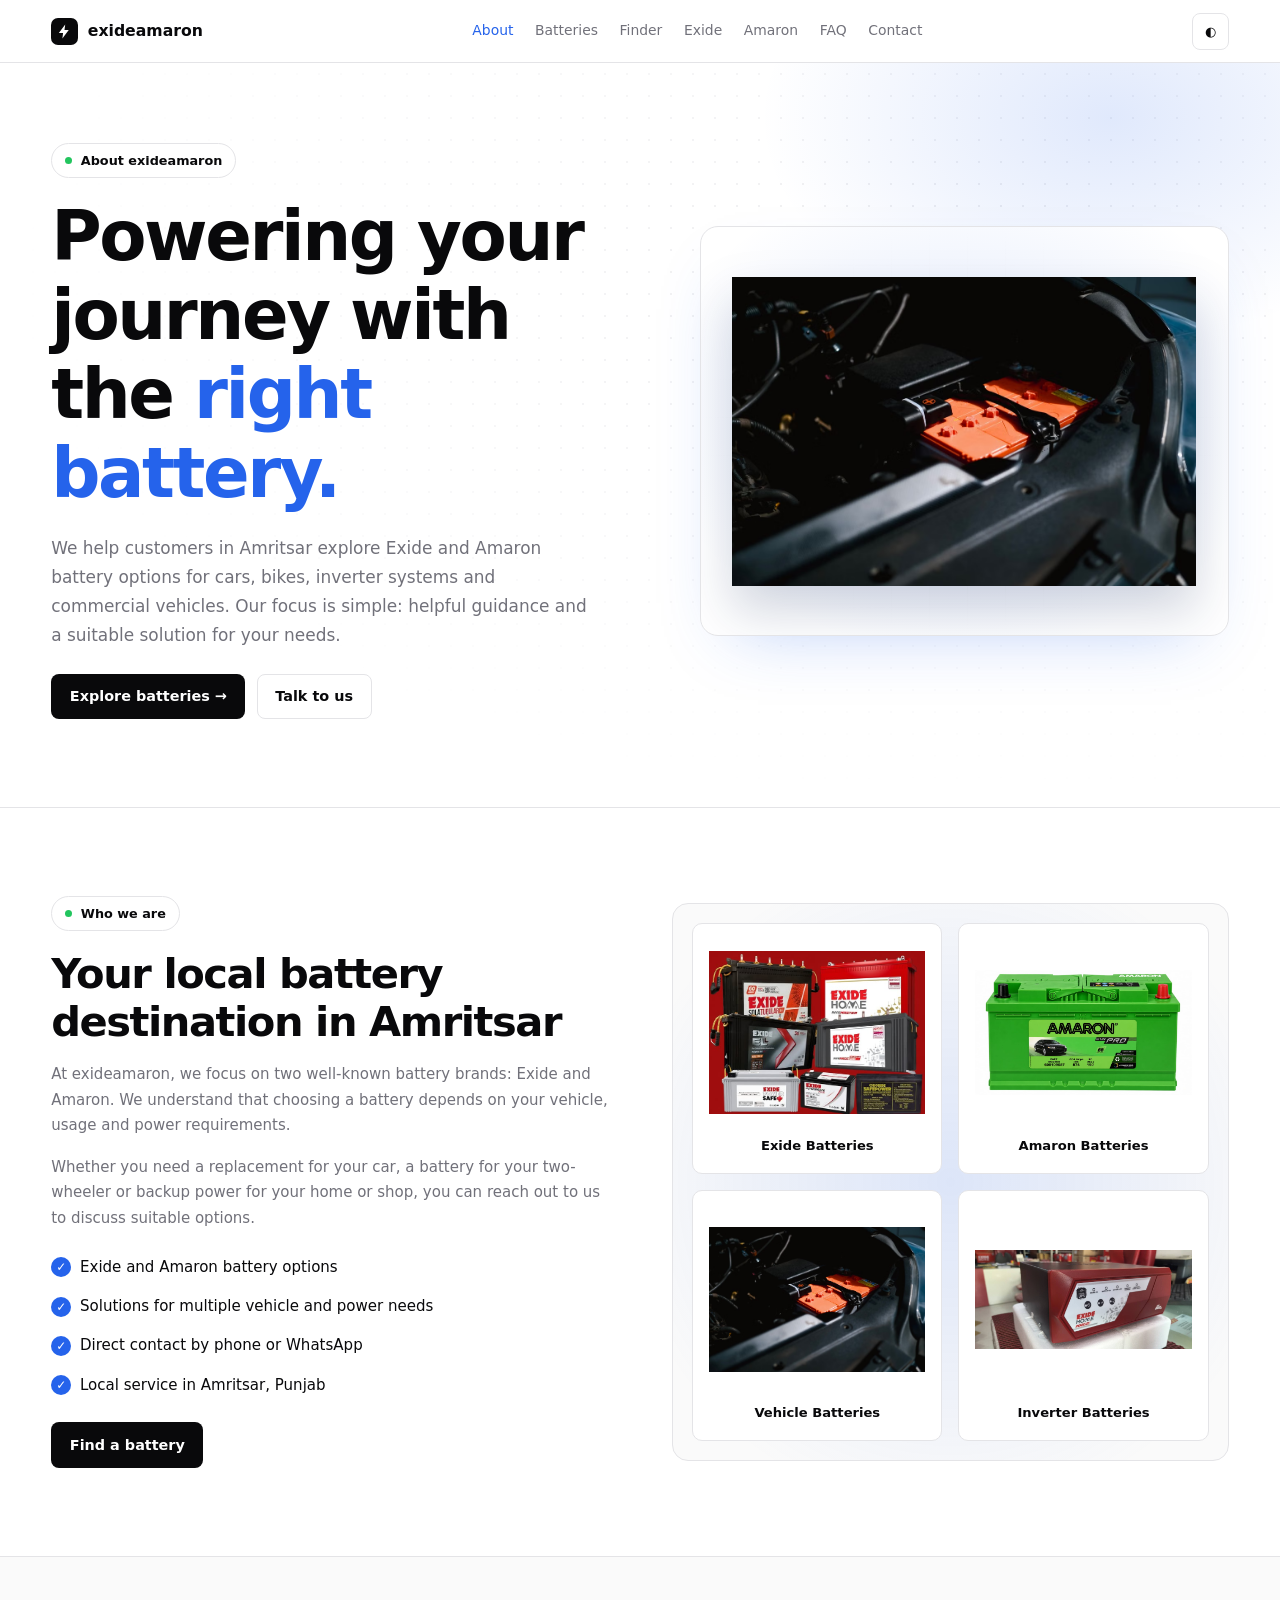
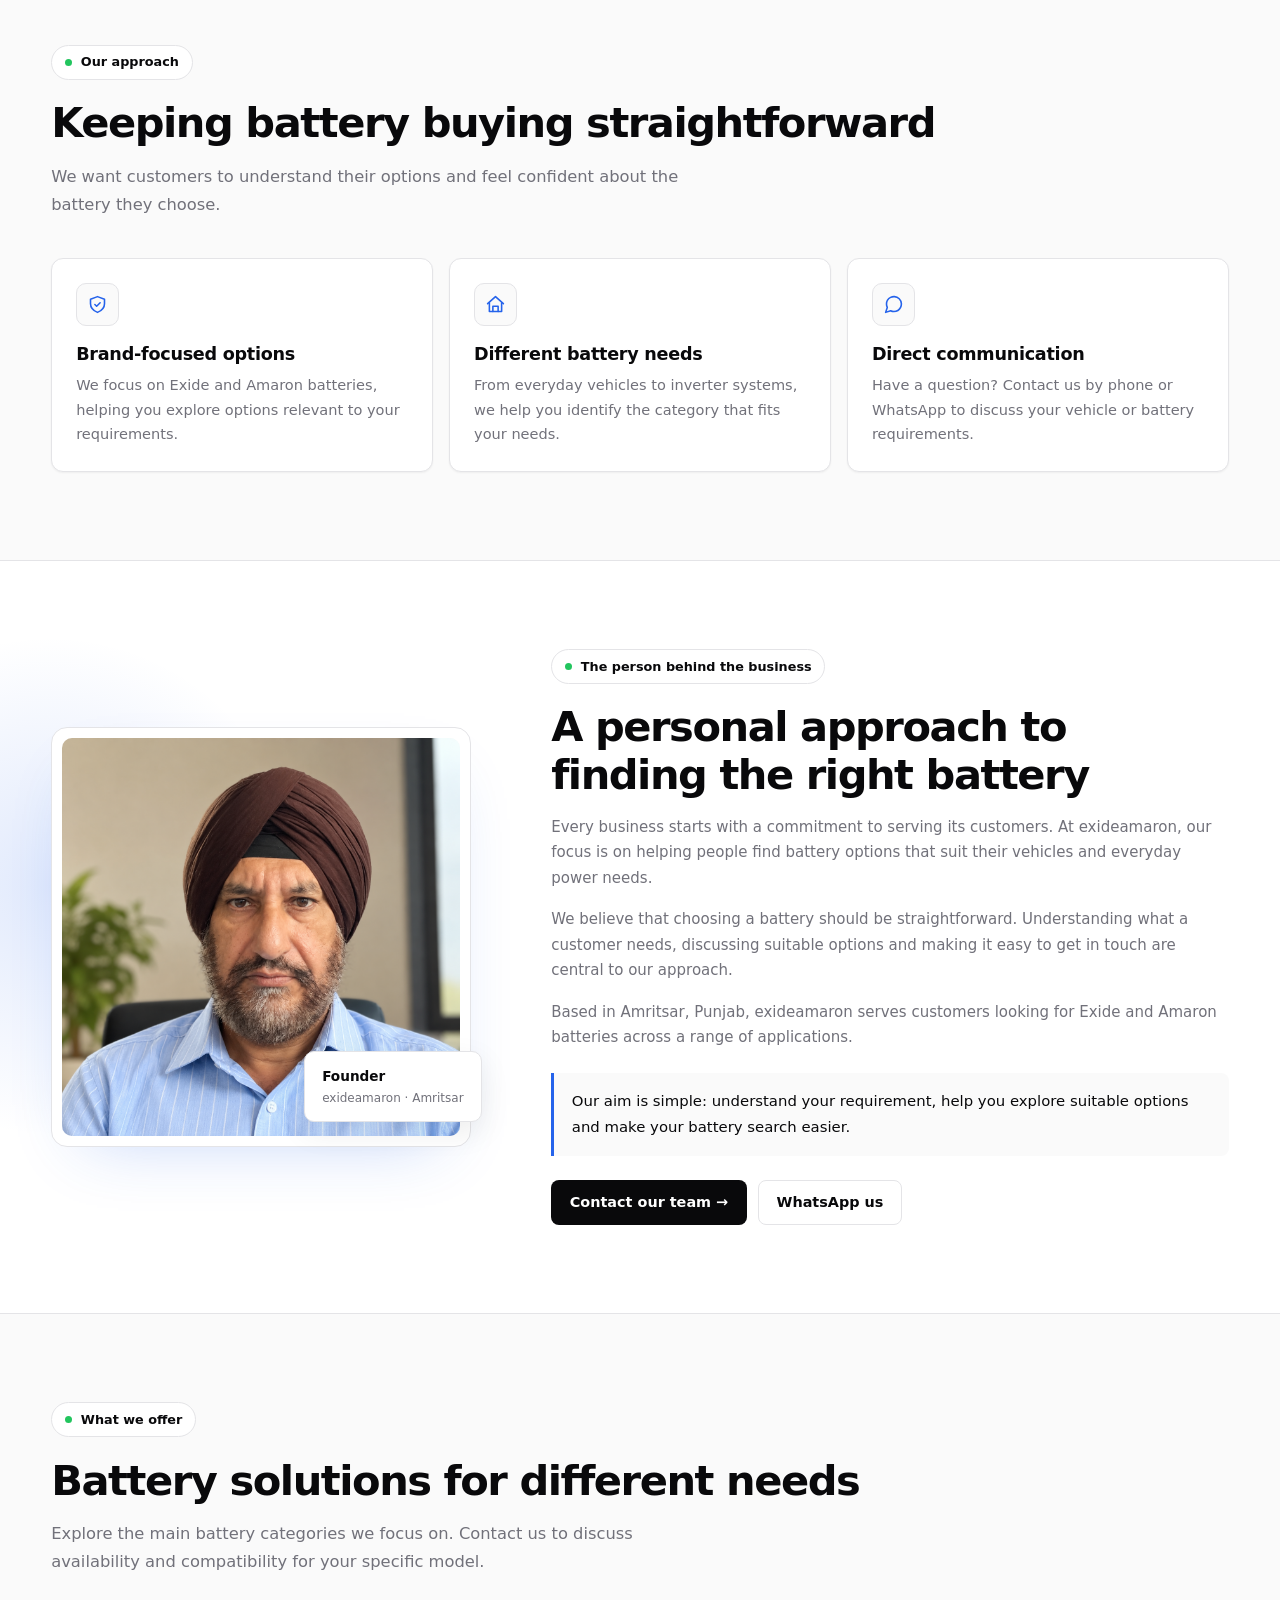
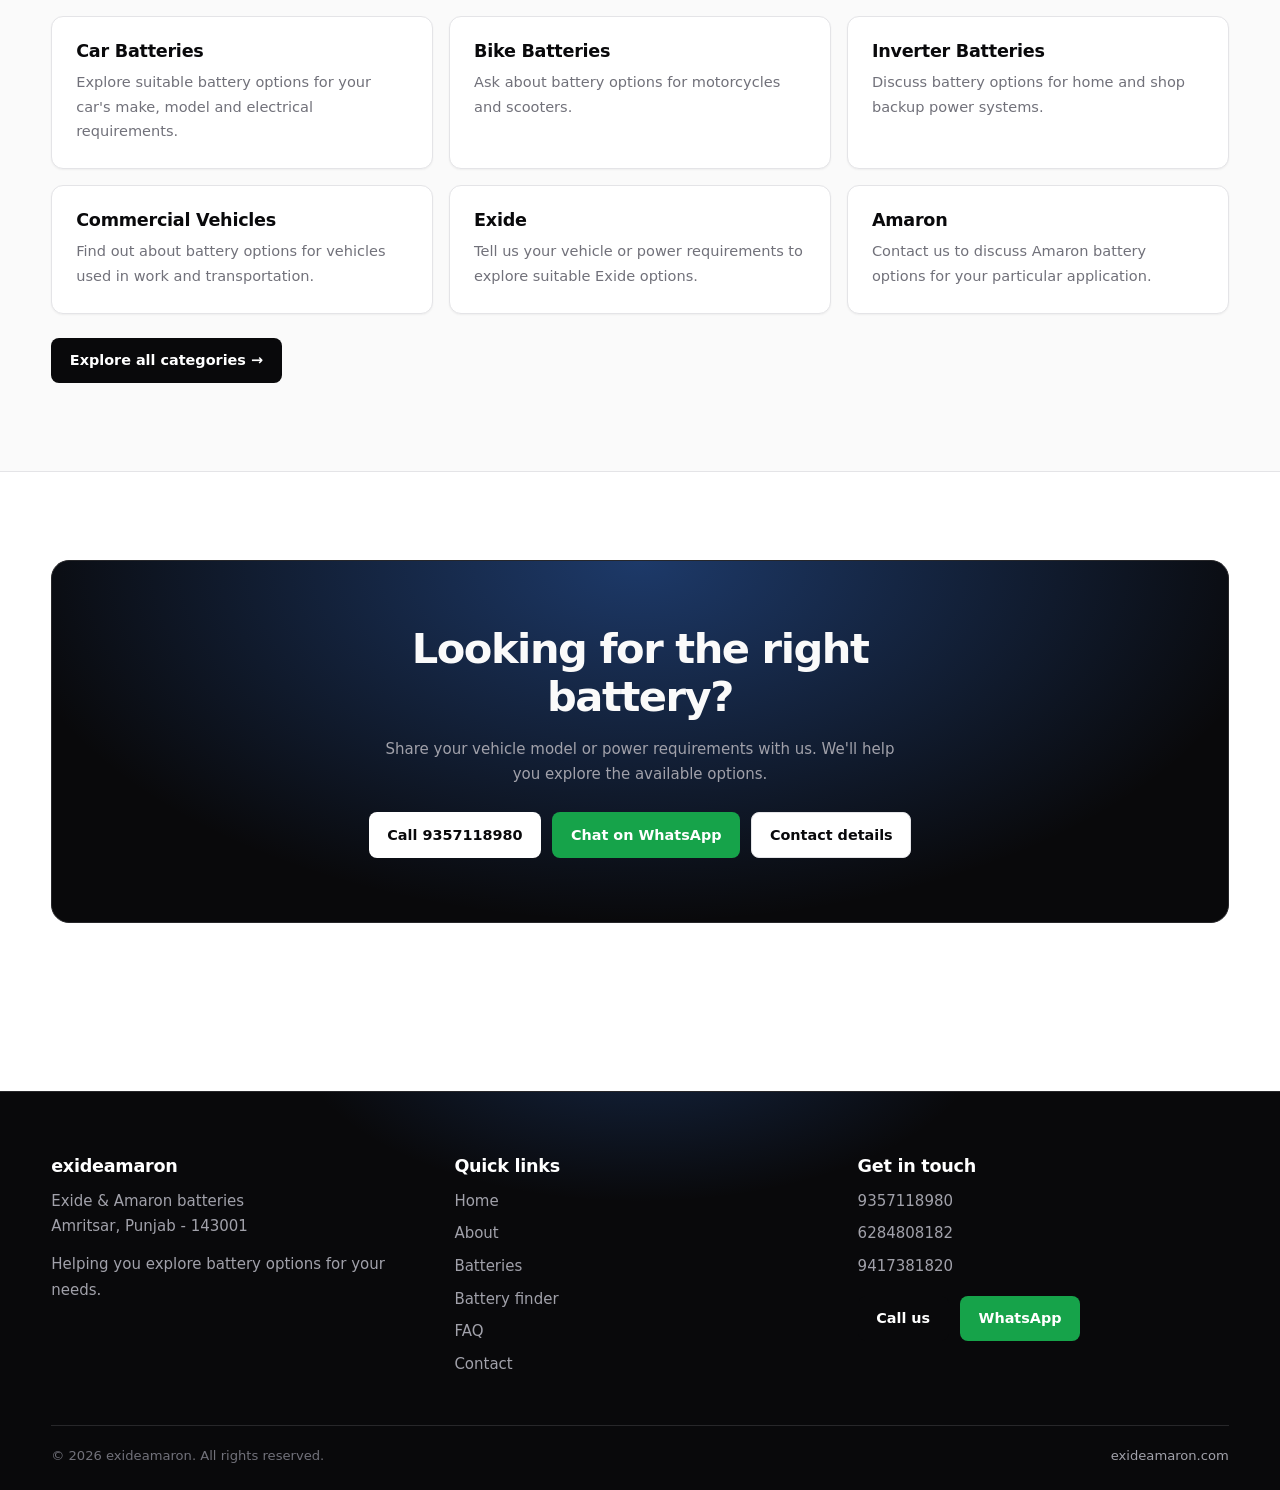
<file: about.html>
<!DOCTYPE html>
<html lang="en" data-theme="light">
<head>
  <meta charset="utf-8">
  <meta name="viewport" content="width=device-width, initial-scale=1">

  <title>About Us | exideamaron - Exide & Amaron Batteries in Amritsar</title>
  <meta name="description" content="Learn about exideamaron, your local source for Exide and Amaron batteries in Amritsar, Punjab. Discover our battery range, customer-first approach and founder.">
  <meta name="theme-color" content="#ffffff">
  <link rel="canonical" href="https://exideamaron.com/about.html">
  <link rel="icon" type="image/svg+xml" href="/favicon.svg">

  <meta property="og:title" content="About exideamaron | Batteries in Amritsar">
  <meta property="og:description" content="Discover exideamaron, our battery solutions and the people behind our business.">
  <meta property="og:type" content="website">
  <meta property="og:url" content="https://exideamaron.com/about.html">

  <script>
    try {
      const savedTheme = localStorage.getItem("theme");
      if (savedTheme === "dark" || savedTheme === "light") {
        document.documentElement.dataset.theme = savedTheme;
      }
    } catch (e) {}
  </script>

  <style>
    :root {
      color-scheme: light;
      --bg: #fff;
      --bg2: #fafafa;
      --card: #fff;
      --tx: #09090b;
      --mu: #71717a;
      --bd: #e4e4e7;
      --pr: #09090b;
      --prt: #fff;
      --bl: #2563eb;
      --sh: 0 1px 2px rgba(0,0,0,.05);
      --glow: rgba(37,99,235,.14);
    }

    [data-theme="dark"] {
      color-scheme: dark;
      --bg: #09090b;
      --bg2: #0d0d10;
      --card: #111114;
      --tx: #fafafa;
      --mu: #a1a1aa;
      --bd: #27272a;
      --pr: #fafafa;
      --prt: #09090b;
      --bl: #60a5fa;
      --sh: 0 1px 2px rgba(0,0,0,.5);
      --glow: rgba(59,130,246,.18);
    }

    * {
      box-sizing: border-box;
      margin: 0;
    }

    html {
      scroll-behavior: smooth;
      scroll-padding-top: 80px;
    }

    body {
      font-family: Inter, ui-sans-serif, system-ui, -apple-system,
        "Segoe UI", Roboto, sans-serif;
      font-size: 15px;
      line-height: 1.7;
      background: var(--bg);
      color: var(--tx);
      overflow-x: hidden;
      -webkit-font-smoothing: antialiased;
      transition: background .25s, color .25s;
    }

    img {
      display: block;
      max-width: 100%;
    }

    a {
      color: inherit;
    }

    h1, h2, h3 {
      line-height: 1.15;
      letter-spacing: -.035em;
      font-weight: 700;
    }

    h1 {
      font-size: clamp(2.5rem, 5.5vw, 4.3rem);
    }

    h2 {
      font-size: clamp(1.8rem, 3.5vw, 2.6rem);
      margin-bottom: 1rem;
    }

    h3 {
      font-size: 1.1rem;
      letter-spacing: -.015em;
      margin-bottom: .55rem;
    }

    p {
      color: var(--mu);
    }

    .wrap {
      width: min(1180px, 92%);
      margin-inline: auto;
    }

    .section {
      padding: 5.5rem 0;
      border-top: 1px solid var(--bd);
    }

    .lead {
      max-width: 650px;
      margin-bottom: 2.5rem;
      font-size: 1.02rem;
    }

    .eyebrow {
      display: inline-flex;
      align-items: center;
      gap: .55rem;
      padding: .35rem .8rem;
      margin-bottom: 1.2rem;
      border: 1px solid var(--bd);
      border-radius: 99px;
      background: var(--card);
      font-size: .8rem;
      font-weight: 600;
    }

    .eyebrow::before {
      content: "";
      width: 7px;
      height: 7px;
      background: #22c55e;
      border-radius: 50%;
    }

    /* Navigation */

    header {
      position: sticky;
      top: 0;
      z-index: 50;
      background: color-mix(in srgb, var(--bg) 88%, transparent);
      backdrop-filter: blur(14px);
      border-bottom: 1px solid var(--bd);
    }

    nav {
      min-height: 62px;
      display: flex;
      align-items: center;
      justify-content: space-between;
      gap: 1rem;
    }

    .logo {
      display: inline-flex;
      align-items: center;
      gap: .6rem;
      font-weight: 750;
      font-size: .98rem;
      text-decoration: none;
      white-space: nowrap;
    }

    .logo-icon {
      display: grid;
      place-items: center;
      width: 27px;
      height: 27px;
      border-radius: 7px;
      background: var(--pr);
      color: var(--prt);
    }

    .logo-icon svg {
      width: 17px;
      height: 17px;
    }

    .links {
      display: flex;
      align-items: center;
      gap: 1.35rem;
      padding: 0;
      list-style: none;
    }

    .links a {
      color: var(--mu);
      font-size: .87rem;
      font-weight: 500;
      text-decoration: none;
      transition: color .2s;
    }

    .links a:hover,
    .links a[aria-current="page"] {
      color: var(--bl);
    }

    .nav-actions {
      display: flex;
      gap: .5rem;
    }

    .ib {
      display: grid;
      place-items: center;
      width: 37px;
      height: 37px;
      border: 1px solid var(--bd);
      border-radius: 8px;
      background: var(--card);
      color: var(--tx);
      cursor: pointer;
    }

    #menuBtn {
      display: none;
    }

    /* Buttons */

    .btn {
      display: inline-flex;
      align-items: center;
      justify-content: center;
      gap: .5rem;
      min-height: 43px;
      padding: .6rem 1.1rem;
      border: 1px solid transparent;
      border-radius: 8px;
      font-size: .9rem;
      font-weight: 550;
      text-decoration: none;
      cursor: pointer;
      transition: transform .2s, opacity .2s, background .2s;
    }

    .btn:hover {
      transform: translateY(-2px);
    }

    .b1 {
      background: var(--pr);
      color: var(--prt);
    }

    .b2 {
      background: #16a34a;
      color: #fff;
    }

    .b3 {
      background: var(--card);
      border-color: var(--bd);
      color: var(--tx);
    }

    .row {
      display: flex;
      flex-wrap: wrap;
      gap: .7rem;
      margin-top: 1.5rem;
    }

    a:focus-visible,
    button:focus-visible {
      outline: 2px solid var(--bl);
      outline-offset: 3px;
    }

    /* Hero */

    .hero {
      position: relative;
      padding: 5rem 0 5.5rem;
      overflow: hidden;
      border: 0;
    }

    .hero::before {
      content: "";
      position: absolute;
      inset: 0;
      z-index: -1;
      background:
        radial-gradient(circle, var(--bd) 1px, transparent 1.3px)
        0 0 / 22px 22px;
      opacity: .7;
      mask-image: radial-gradient(ellipse at 75% 30%, #000, transparent 70%);
    }

    .hero::after {
      content: "";
      position: absolute;
      z-index: -1;
      width: 700px;
      height: 450px;
      top: -170px;
      right: -180px;
      background: radial-gradient(closest-side, var(--glow), transparent);
    }

    .hero-grid {
      display: grid;
      grid-template-columns: 1.05fr .95fr;
      gap: 4rem;
      align-items: center;
    }

    .hero h1 span {
      color: var(--bl);
    }

    .hero-copy > p {
      max-width: 540px;
      margin-top: 1.3rem;
      font-size: 1.06rem;
    }

    .hero-visual {
      min-height: 410px;
      display: grid;
      place-items: center;
      position: relative;
      overflow: hidden;
      border: 1px solid var(--bd);
      border-radius: 18px;
      background:
        radial-gradient(60% 60% at 50% 45%, var(--glow), transparent),
        var(--card);
      box-shadow: 0 25px 65px -35px rgba(37,99,235,.35);
    }

    .hero-visual::before {
      content: "";
      position: absolute;
      inset: 0;
      background:
        linear-gradient(var(--bd) 1px, transparent 1px) 0 0 / 38px 38px,
        linear-gradient(90deg, var(--bd) 1px, transparent 1px) 0 0 / 38px 38px;
      opacity: .4;
      mask-image: radial-gradient(closest-side, #000, transparent);
    }

    .hero-visual img {
      position: relative;
      width: 88%;
      height: 350px;
      object-fit: contain;
      filter: drop-shadow(0 25px 25px rgba(0,20,80,.18));
      transition: transform .4s;
    }

    .hero-visual:hover img {
      transform: translateY(-5px);
    }

    /* Company intro */

    .two {
      display: grid;
      grid-template-columns: 1fr 1fr;
      gap: 4rem;
      align-items: center;
    }

    .points {
      display: grid;
      gap: .85rem;
      list-style: none;
      padding: 0;
      margin-top: 1.5rem;
    }

    .points li {
      position: relative;
      padding-left: 1.8rem;
      font-size: .94rem;
    }

    .points li::before {
      content: "✓";
      position: absolute;
      left: 0;
      top: .15rem;
      display: grid;
      place-items: center;
      width: 20px;
      height: 20px;
      border-radius: 50%;
      background: var(--bl);
      color: #fff;
      font-size: .75rem;
      font-weight: 700;
    }

    .product-panel {
      min-height: 360px;
      display: grid;
      grid-template-columns: 1fr 1fr;
      gap: 1rem;
      padding: 1.2rem;
      border: 1px solid var(--bd);
      border-radius: 16px;
      background:
        radial-gradient(60% 60% at 50% 50%, var(--glow), transparent),
        var(--bg2);
    }

    .product-tile {
      min-width: 0;
      display: grid;
      place-items: center;
      padding: 1rem;
      border: 1px solid var(--bd);
      border-radius: 10px;
      background: var(--card);
    }

    .product-tile img {
      width: 100%;
      height: 185px;
      object-fit: contain;
    }

    .product-tile p {
      margin-top: .6rem;
      font-size: .82rem;
      font-weight: 650;
      text-align: center;
      color: var(--tx);
    }

    /* Values */

    .soft {
      background: var(--bg2);
    }

    .grid {
      display: grid;
      grid-template-columns: repeat(3, minmax(0, 1fr));
      gap: 1rem;
    }

    .card {
      padding: 1.5rem;
      border: 1px solid var(--bd);
      border-radius: 12px;
      background: var(--card);
      box-shadow: var(--sh);
      transition: transform .25s, border-color .25s;
    }

    .card:hover {
      transform: translateY(-4px);
      border-color: var(--bl);
    }

    .card-icon {
      display: grid;
      place-items: center;
      width: 43px;
      height: 43px;
      margin-bottom: 1.1rem;
      border: 1px solid var(--bd);
      border-radius: 10px;
      background: var(--bg2);
      color: var(--bl);
    }

    .card-icon svg {
      width: 21px;
      height: 21px;
    }

    .card p {
      font-size: .91rem;
    }

    /* Founder: fixed square photo */

    .founder-section {
      position: relative;
      overflow: hidden;
    }

    .founder-section::before {
      content: "";
      position: absolute;
      top: 10%;
      left: -200px;
      width: 500px;
      height: 500px;
      background: radial-gradient(closest-side, var(--glow), transparent);
      pointer-events: none;
    }

    .founder-grid {
      display: grid;
      grid-template-columns: minmax(0, 420px) minmax(0, 1fr);
      gap: 5rem;
      align-items: center;
    }

    .founder-photo {
      position: relative;
      width: 100%;
      max-width: 420px;
      aspect-ratio: 1 / 1;
      padding: 10px;
      border: 1px solid var(--bd);
      border-radius: 16px;
      background: var(--card);
      box-shadow: 0 25px 65px -35px rgba(37,99,235,.3);
      justify-self: center;
    }

    .founder-photo img {
      display: block;
      width: 100%;
      height: 100%;
      aspect-ratio: 1 / 1;
      object-fit: cover;
      object-position: center 30%;
      border-radius: 10px;
      background: var(--bg2);
    }

    .founder-label {
      position: absolute;
      right: -12px;
      bottom: 24px;
      padding: .8rem 1.1rem;
      border: 1px solid var(--bd);
      border-radius: 10px;
      background: var(--card);
      box-shadow: 0 10px 30px rgba(0,0,0,.08);
      font-size: .85rem;
      font-weight: 650;
    }

    .founder-label span {
      display: block;
      color: var(--mu);
      font-size: .75rem;
      font-weight: 450;
    }

    .founder-copy > p {
      margin-top: 1rem;
    }

    .founder-note {
      margin-top: 1.4rem;
      padding: 1rem 1.1rem;
      border-left: 3px solid var(--bl);
      background: var(--bg2);
      border-radius: 0 8px 8px 0;
      font-size: .93rem;
    }

    /* CTA and footer */

    .cta {
      padding: 4rem 2rem;
      border: 1px solid #27272a;
      border-radius: 18px;
      background:
        radial-gradient(55% 100% at 50% 0, rgba(59,130,246,.4), transparent),
        #09090b;
      color: #fafafa;
      text-align: center;
    }

    .cta h2 {
      max-width: 650px;
      margin: 0 auto;
    }

    .cta p {
      max-width: 540px;
      margin: 1rem auto 0;
      color: #a1a1aa;
    }

    .cta .row {
      justify-content: center;
    }

    .cta .b1 {
      background: #fff;
      color: #09090b;
    }

    footer {
      position: relative;
      margin-top: 5rem;
      padding: 4rem 0 1.4rem;
      overflow: hidden;
      background: #09090b;
      color: #fafafa;
      border-top: 1px solid #27272a;
    }

    footer::before {
      content: "";
      position: absolute;
      top: -240px;
      left: 50%;
      width: 700px;
      height: 350px;
      transform: translateX(-50%);
      background: radial-gradient(closest-side, rgba(59,130,246,.25), transparent);
    }

    footer .wrap {
      position: relative;
    }

    footer h3 {
      color: #fff;
      margin-bottom: .8rem;
    }

    footer p,
    footer a {
      color: #a1a1aa;
      text-decoration: none;
    }

    footer a:hover {
      color: #fff;
    }

    footer ul {
      padding: 0;
      list-style: none;
    }

    footer li {
      margin: .45rem 0;
    }

    footer .grid {
      gap: 2rem;
    }

    footer .row {
      margin-top: 1rem;
    }

    .fb {
      display: flex;
      flex-wrap: wrap;
      justify-content: space-between;
      gap: .8rem;
      margin-top: 2.5rem;
      padding-top: 1.2rem;
      border-top: 1px solid #27272a;
      color: #71717a;
      font-size: .82rem;
    }

    /* Tablet */

    @media (max-width: 900px) {
      #menuBtn {
        display: grid;
      }

      .links {
        position: absolute;
        top: 62px;
        left: 0;
        right: 0;
        display: none;
        flex-direction: column;
        align-items: stretch;
        gap: 1rem;
        padding: 1.2rem 4%;
        border-bottom: 1px solid var(--bd);
        background: var(--bg);
      }

      .links.open {
        display: flex;
      }

      .hero-grid,
      .two,
      .founder-grid {
        grid-template-columns: 1fr;
        gap: 2.5rem;
      }

      .hero-grid {
        gap: 2rem;
      }

      .hero-visual {
        min-height: 350px;
      }

      .hero-visual img {
        height: 310px;
      }

      .founder-grid {
        gap: 3rem;
      }

      .founder-photo {
        width: min(100%, 380px);
        max-width: 380px;
        margin-inline: auto;
      }

      .grid {
        grid-template-columns: repeat(2, minmax(0, 1fr));
      }
    }

    /* Mobile */

    @media (max-width: 560px) {
      .section {
        padding: 4rem 0;
      }

      .hero {
        padding: 3.5rem 0 4rem;
      }

      .hero-visual {
        min-height: 300px;
      }

      .hero-visual img {
        height: 270px;
      }

      .grid {
        grid-template-columns: 1fr;
      }

      .product-panel {
        min-height: 0;
        padding: .7rem;
        gap: .6rem;
      }

      .product-tile {
        padding: .6rem;
      }

      .product-tile img {
        height: 135px;
      }

      .founder-photo {
        width: min(100%, 340px);
        max-width: 340px;
        padding: 8px;
      }

      .founder-label {
        right: -5px;
        bottom: 20px;
      }

      .cta {
        padding: 3rem 1.2rem;
      }

      .fb {
        flex-direction: column;
      }
    }

    @media (prefers-reduced-motion: reduce) {
      *,
      *::before,
      *::after {
        animation: none !important;
        transition: none !important;
        scroll-behavior: auto !important;
      }
    }
  </style>
</head>

<body>

<header>
  <div class="wrap">
    <nav aria-label="Main navigation">
      <a class="logo" href="index.html#home" aria-label="exideamaron home">
        <span class="logo-icon" aria-hidden="true">
          <svg viewBox="0 0 24 24" fill="currentColor">
            <path d="M13 2 4 14h6l-1 8 9-12h-6z"/>
          </svg>
        </span>
        exideamaron
      </a>

      <ul class="links" id="links">
        <li><a href="about.html" aria-current="page">About</a></li>
        <li><a href="index.html#categories">Batteries</a></li>
        <li><a href="index.html#finder">Finder</a></li>
        <li><a href="index.html#exide">Exide</a></li>
        <li><a href="index.html#amaron">Amaron</a></li>
        <li><a href="index.html#faq">FAQ</a></li>
        <li><a href="index.html#contact">Contact</a></li>
      </ul>

      <div class="nav-actions">
        <button class="ib" id="themeBtn"
          aria-label="Switch between light and dark theme"
          title="Toggle theme">◐</button>
        <button class="ib" id="menuBtn"
          aria-label="Open menu"
          aria-expanded="false"
          aria-controls="links">☰</button>
      </div>
    </nav>
  </div>
</header>

<main>

  <!-- About hero -->
  <section class="hero">
    <div class="wrap hero-grid">
      <div class="hero-copy">
        <span class="eyebrow">About exideamaron</span>
        <h1>Powering your journey with the <span>right battery.</span></h1>
        <p>
          We help customers in Amritsar explore Exide and Amaron battery
          options for cars, bikes, inverter systems and commercial vehicles.
          Our focus is simple: helpful guidance and a suitable solution
          for your needs.
        </p>
        <div class="row">
          <a class="btn b1" href="index.html#categories">Explore batteries →</a>
          <a class="btn b3" href="tel:9357118980">Talk to us</a>
        </div>
      </div>

      <div class="hero-visual">
        <img src="assets/images/car-battery.png"
          alt="Automotive battery available at exideamaron"
          fetchpriority="high">
      </div>
    </div>
  </section>

  <!-- Company introduction -->
  <section class="section">
    <div class="wrap two">
      <div>
        <span class="eyebrow">Who we are</span>
        <h2>Your local battery destination in Amritsar</h2>
        <p>
          At exideamaron, we focus on two well-known battery brands:
          Exide and Amaron. We understand that choosing a battery depends
          on your vehicle, usage and power requirements.
        </p>
        <p style="margin-top:1rem">
          Whether you need a replacement for your car, a battery for your
          two-wheeler or backup power for your home or shop, you can reach
          out to us to discuss suitable options.
        </p>

        <ul class="points">
          <li>Exide and Amaron battery options</li>
          <li>Solutions for multiple vehicle and power needs</li>
          <li>Direct contact by phone or WhatsApp</li>
          <li>Local service in Amritsar, Punjab</li>
        </ul>

        <div class="row">
          <a class="btn b1" href="index.html#finder">Find a battery</a>
        </div>
      </div>

      <div class="product-panel">
        <div class="product-tile">
          <img src="assets/images/exide2.png"
            alt="Exide battery range" loading="lazy">
          <p>Exide Batteries</p>
        </div>
        <div class="product-tile">
          <img src="assets/images/amaron2.png"
            alt="Amaron battery range" loading="lazy">
          <p>Amaron Batteries</p>
        </div>
        <div class="product-tile">
          <img src="assets/images/car-battery.png"
            alt="Automotive battery" loading="lazy">
          <p>Vehicle Batteries</p>
        </div>
        <div class="product-tile">
          <img src="assets/images/exide_Ups.png"
            alt="Exide inverter battery" loading="lazy">
          <p>Inverter Batteries</p>
        </div>
      </div>
    </div>
  </section>

  <!-- What we stand for -->
  <section class="section soft">
    <div class="wrap">
      <span class="eyebrow">Our approach</span>
      <h2>Keeping battery buying straightforward</h2>
      <p class="lead">
        We want customers to understand their options and feel confident
        about the battery they choose.
      </p>

      <div class="grid">
        <article class="card">
          <div class="card-icon" aria-hidden="true">
            <svg viewBox="0 0 24 24" fill="none" stroke="currentColor"
              stroke-width="1.8" stroke-linecap="round" stroke-linejoin="round">
              <path d="M12 3 4 6v5c0 5 3.5 8 8 10 4.5-2 8-5 8-10V6z"/>
              <path d="m9 12 2 2 4-4"/>
            </svg>
          </div>
          <h3>Brand-focused options</h3>
          <p>
            We focus on Exide and Amaron batteries, helping you explore
            options relevant to your requirements.
          </p>
        </article>

        <article class="card">
          <div class="card-icon" aria-hidden="true">
            <svg viewBox="0 0 24 24" fill="none" stroke="currentColor"
              stroke-width="1.8" stroke-linecap="round" stroke-linejoin="round">
              <path d="M3 11 12 3l9 8"/>
              <path d="M5 10v10h14V10"/>
              <path d="M9 20v-6h6v6"/>
            </svg>
          </div>
          <h3>Different battery needs</h3>
          <p>
            From everyday vehicles to inverter systems, we help you
            identify the category that fits your needs.
          </p>
        </article>

        <article class="card">
          <div class="card-icon" aria-hidden="true">
            <svg viewBox="0 0 24 24" fill="none" stroke="currentColor"
              stroke-width="1.8" stroke-linecap="round" stroke-linejoin="round">
              <path d="M21 11.5a8.4 8.4 0 0 1-.9 3.8 8.5 8.5 0 0 1-7.6 4.7 8.4 8.4 0 0 1-3.8-.9L3 21l1.9-5.7a8.4 8.4 0 0 1-.9-3.8 8.5 8.5 0 0 1 4.7-7.6 8.4 8.4 0 0 1 3.8-.9h.5a8.5 8.5 0 0 1 8 8z"/>
            </svg>
          </div>
          <h3>Direct communication</h3>
          <p>
            Have a question? Contact us by phone or WhatsApp to discuss
            your vehicle or battery requirements.
          </p>
        </article>
      </div>
    </div>
  </section>

  <!-- Founder section -->
  <section class="section founder-section">
    <div class="wrap founder-grid">

      <div class="founder-photo">
        <img
          src="assets/images/founder.png"
          alt="Founder of exideamaron"
          width="800"
          height="800"
          loading="lazy">
        <div class="founder-label">
          Founder
          <span>exideamaron · Amritsar</span>
        </div>
      </div>

      <div class="founder-copy">
        <span class="eyebrow">The person behind the business</span>
        <h2>A personal approach to finding the right battery</h2>

        <p>
          Every business starts with a commitment to serving its customers.
          At exideamaron, our focus is on helping people find battery options
          that suit their vehicles and everyday power needs.
        </p>

        <p>
          We believe that choosing a battery should be straightforward.
          Understanding what a customer needs, discussing suitable options
          and making it easy to get in touch are central to our approach.
        </p>

        <p>
          Based in Amritsar, Punjab, exideamaron serves customers looking
          for Exide and Amaron batteries across a range of applications.
        </p>

        <div class="founder-note">
          Our aim is simple: understand your requirement, help you explore
          suitable options and make your battery search easier.
        </div>

        <div class="row">
          <a class="btn b1" href="tel:9357118980">Contact our team →</a>
          <a class="btn b3"
            href="https://wa.me/919357118980"
            target="_blank" rel="noopener noreferrer">WhatsApp us</a>
        </div>
      </div>

    </div>
  </section>

  <!-- Product categories -->
  <section class="section soft">
    <div class="wrap">
      <span class="eyebrow">What we offer</span>
      <h2>Battery solutions for different needs</h2>
      <p class="lead">
        Explore the main battery categories we focus on. Contact us to
        discuss availability and compatibility for your specific model.
      </p>

      <div class="grid">
        <article class="card">
          <h3>Car Batteries</h3>
          <p>
            Explore suitable battery options for your car's make, model
            and electrical requirements.
          </p>
        </article>

        <article class="card">
          <h3>Bike Batteries</h3>
          <p>
            Ask about battery options for motorcycles and scooters.
          </p>
        </article>

        <article class="card">
          <h3>Inverter Batteries</h3>
          <p>
            Discuss battery options for home and shop backup power systems.
          </p>
        </article>

        <article class="card">
          <h3>Commercial Vehicles</h3>
          <p>
            Find out about battery options for vehicles used in work
            and transportation.
          </p>
        </article>

        <article class="card">
          <h3>Exide</h3>
          <p>
            Tell us your vehicle or power requirements to explore
            suitable Exide options.
          </p>
        </article>

        <article class="card">
          <h3>Amaron</h3>
          <p>
            Contact us to discuss Amaron battery options for your
            particular application.
          </p>
        </article>
      </div>

      <div class="row">
        <a class="btn b1" href="index.html#categories">Explore all categories →</a>
      </div>
    </div>
  </section>

  <!-- Contact CTA -->
  <section class="section">
    <div class="wrap">
      <div class="cta">
        <h2>Looking for the right battery?</h2>
        <p>
          Share your vehicle model or power requirements with us.
          We'll help you explore the available options.
        </p>
        <div class="row">
          <a class="btn b1" href="tel:9357118980">Call 9357118980</a>
          <a class="btn b2"
            href="https://wa.me/919357118980"
            target="_blank" rel="noopener noreferrer">Chat on WhatsApp</a>
          <a class="btn b3" href="index.html#contact">Contact details</a>
        </div>
      </div>
    </div>
  </section>

</main>

<footer>
  <div class="wrap">
    <div class="grid">

      <div>
        <h3>exideamaron</h3>
        <p>Exide &amp; Amaron batteries</p>
        <p>Amritsar, Punjab - 143001</p>
        <p style="margin-top:.8rem">
          Helping you explore battery options for your needs.
        </p>
      </div>

      <div>
        <h3>Quick links</h3>
        <ul>
          <li><a href="index.html#home">Home</a></li>
          <li><a href="about.html" aria-current="page">About</a></li>
          <li><a href="index.html#categories">Batteries</a></li>
          <li><a href="index.html#finder">Battery finder</a></li>
          <li><a href="index.html#faq">FAQ</a></li>
          <li><a href="index.html#contact">Contact</a></li>
        </ul>
      </div>

      <div>
        <h3>Get in touch</h3>
        <ul>
          <li><a href="tel:9357118980">9357118980</a></li>
          <li><a href="tel:6284808182">6284808182</a></li>
          <li><a href="tel:9417381820">9417381820</a></li>
        </ul>
        <div class="row">
          <a class="btn b1" href="tel:9357118980">Call us</a>
          <a class="btn b2"
            href="https://wa.me/919357118980"
            target="_blank" rel="noopener noreferrer">WhatsApp</a>
        </div>
      </div>

    </div>

    <div class="fb">
      <span>© <span id="yr">2026</span> exideamaron. All rights reserved.</span>
      <a href="https://exideamaron.com/">exideamaron.com</a>
    </div>
  </div>
</footer>

<script>
  // Theme toggle
  const themeBtn = document.getElementById("themeBtn");

  themeBtn.addEventListener("click", () => {
    const nextTheme =
      document.documentElement.dataset.theme === "dark" ? "light" : "dark";

    document.documentElement.dataset.theme = nextTheme;
    document.querySelector('meta[name="theme-color"]')
      ?.setAttribute("content", nextTheme === "dark" ? "#09090b" : "#ffffff");

    try {
      localStorage.setItem("theme", nextTheme);
    } catch (e) {}
  });

  // Mobile navigation
  const menuBtn = document.getElementById("menuBtn");
  const links = document.getElementById("links");

  menuBtn.addEventListener("click", () => {
    const isOpen = links.classList.toggle("open");

    menuBtn.setAttribute("aria-expanded", String(isOpen));
    menuBtn.setAttribute(
      "aria-label",
      isOpen ? "Close menu" : "Open menu"
    );
    menuBtn.textContent = isOpen ? "✕" : "☰";
  });

  links.querySelectorAll("a").forEach((link) => {
    link.addEventListener("click", () => {
      links.classList.remove("open");
      menuBtn.setAttribute("aria-expanded", "false");
      menuBtn.setAttribute("aria-label", "Open menu");
      menuBtn.textContent = "☰";
    });
  });

  // Automatic copyright year
  document.getElementById("yr").textContent = new Date().getFullYear();
</script>

</body>
</html>
</file>
